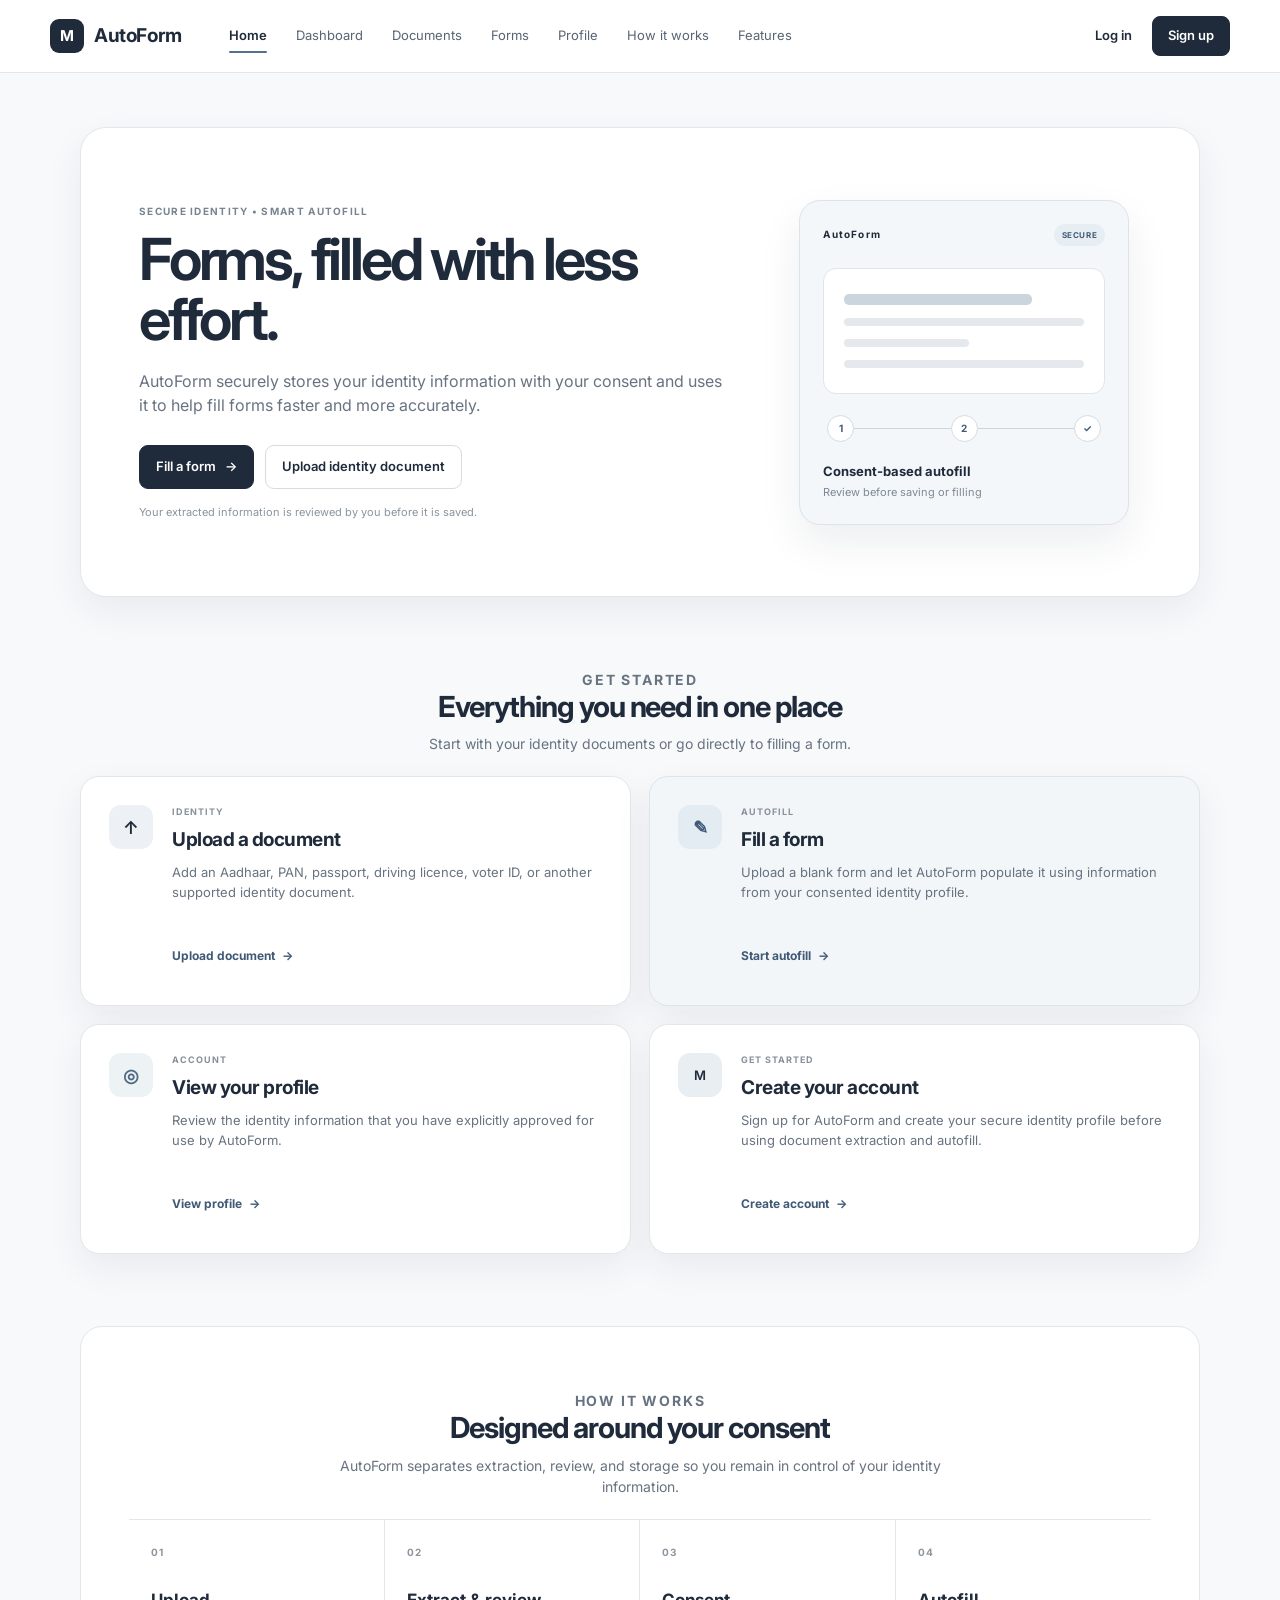
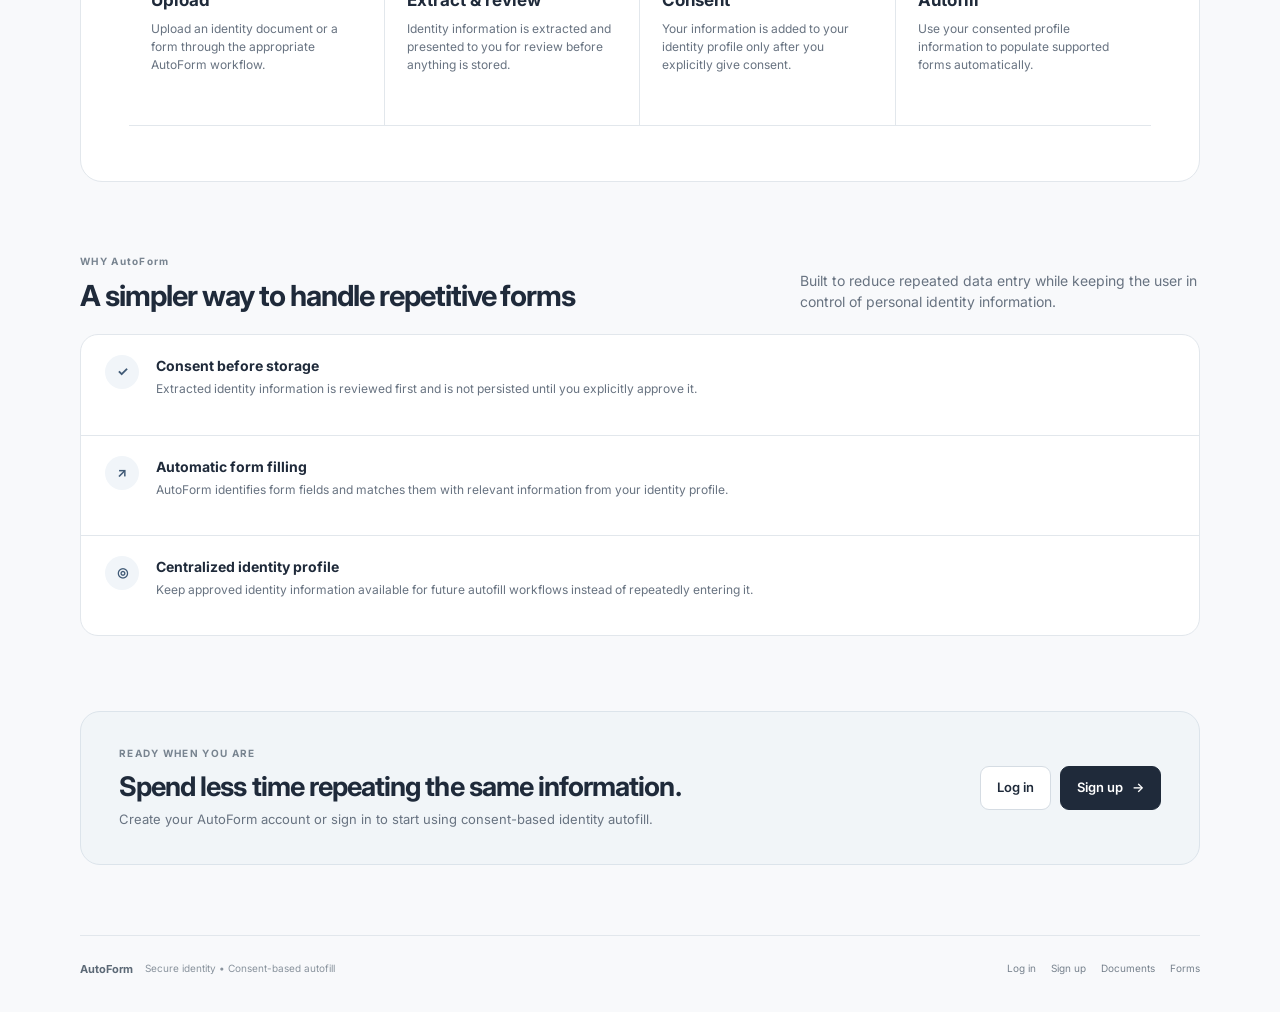
<file: frontend/index.html>
<!DOCTYPE html>
<html lang="en">
<head>
  <meta charset="UTF-8">
  <meta name="viewport" content="width=device-width, initial-scale=1.0">
  <meta name="description" content="MedForm — secure, consent-based identity autofill for medical forms.">
  <title>AutoForm — Secure Form Autofill</title>

  <link rel="preconnect" href="https://fonts.googleapis.com">
  <link rel="preconnect" href="https://fonts.gstatic.com" crossorigin>
  <link href="https://fonts.googleapis.com/css2?family=Inter:wght@400;500;600;700&display=swap" rel="stylesheet">

  <link rel="stylesheet" href="style.css">
</head>

<body>
  <header class="topbar">
    <div class="topbar-inner">

      <a class="brand" href="index.html" aria-label="MedForm home">
        <span class="brand-mark">M</span>
        <span>AutoForm</span>
      </a>

      <nav class="nav" aria-label="Main navigation">
        <a class="nav-link active" href="#home">Home</a>
        <a class="nav-link protected-nav-link" href="#" data-action="dashboard">Dashboard</a>
        <a class="nav-link protected-nav-link" href="#" data-action="upload">Documents</a>
        <a class="nav-link protected-nav-link" href="#" data-action="fill">Forms</a>
        <a class="nav-link protected-nav-link" href="#" data-action="profile">Profile</a>
        <a class="nav-link" href="#how-it-works">How it works</a>
        <a class="nav-link" href="#features">Features</a>
      </nav>

      <div class="auth-actions">
        <a class="login-link" href="pages/login/login.html">Log in</a>
        <a class="signup-button" href="pages/register/register.html">Sign up</a>
      </div>

    </div>
  </header>

  <main id="home" class="page">

    <!-- HERO -->
    <section class="hero">
      <div class="hero-copy">
        <p class="eyebrow">SECURE IDENTITY • SMART AUTOFILL</p>

        <h1>Forms, filled with less effort.</h1>

        <p class="hero-text">
          AutoForm securely stores your identity information with your consent
          and uses it to help fill forms faster and more accurately.
        </p>

        <div class="hero-actions">
          <button
            class="primary-cta protected-action"
            type="button"
            data-action="fill"
          >
            Fill a form
            <span>→</span>
          </button>

          <button
            class="secondary-cta protected-action"
            type="button"
            data-action="upload"
          >
            Upload identity document
          </button>
        </div>

        <p class="hero-note">
          Your extracted information is reviewed by you before it is saved.
        </p>
      </div>

      <div class="hero-visual" aria-hidden="true">
        <div class="visual-card">
          <div class="visual-card-top">
            <span class="visual-label">AutoForm</span>
            <span class="secure-badge">SECURE</span>
          </div>

          <div class="visual-document">
            <div class="document-line large"></div>
            <div class="document-line"></div>
            <div class="document-line short"></div>
            <div class="document-line"></div>
          </div>

          <div class="visual-flow">
            <span class="flow-dot">1</span>
            <span class="flow-line"></span>
            <span class="flow-dot">2</span>
            <span class="flow-line"></span>
            <span class="flow-dot">✓</span>
          </div>

          <div class="visual-caption">
            <strong>Consent-based autofill</strong>
            <span>Review before saving or filling</span>
          </div>
        </div>
      </div>
    </section>

    <!-- QUICK ACTIONS -->
    <section class="section" aria-labelledby="get-started-title">
      <div class="section-heading centered">
        <p class="eyebrow">GET STARTED</p>
        <h2 id="get-started-title">Everything you need in one place</h2>
        <p>
          Start with your identity documents or go directly to filling a
          form.
        </p>
      </div>

      <div class="action-grid">

        <article class="action-card">
          <div class="action-icon">↑</div>
          <div>
            <span class="card-kicker">IDENTITY</span>
            <h3>Upload a document</h3>
            <p>
              Add an Aadhaar, PAN, passport, driving licence, voter ID,
              or another supported identity document.
            </p>

            <button
              class="text-action protected-action"
              type="button"
              data-action="upload"
            >
              Upload document <span>→</span>
            </button>
          </div>
        </article>

        <article class="action-card featured-card">
          <div class="action-icon form-icon">✎</div>
          <div>
            <span class="card-kicker">AUTOFILL</span>
            <h3>Fill a form</h3>
            <p>
              Upload a blank form and let AutoForm populate it using
              information from your consented identity profile.
            </p>

            <button
              class="text-action featured-action protected-action"
              type="button"
              data-action="fill"
            >
              Start autofill <span>→</span>
            </button>
          </div>
        </article>

        <article class="action-card">
          <div class="action-icon profile-icon">◎</div>
          <div>
            <span class="card-kicker">ACCOUNT</span>
            <h3>View your profile</h3>
            <p>
              Review the identity information that you have explicitly
              approved for use by AutoForm.
            </p>

            <button
              class="text-action protected-action"
              type="button"
              data-action="profile"
            >
              View profile <span>→</span>
            </button>
          </div>
        </article>

        <article class="action-card">
          <div class="action-icon account-icon">M</div>
          <div>
            <span class="card-kicker">GET STARTED</span>
            <h3>Create your account</h3>
            <p>
              Sign up for AutoForm and create your secure identity profile
              before using document extraction and autofill.
            </p>

            <a class="text-action" href="pages/register/register.html">
              Create account <span>→</span>
            </a>
          </div>
        </article>

      </div>
    </section>

    <!-- HOW IT WORKS -->
    <section id="how-it-works" class="section process-section">
      <div class="section-heading centered">
        <p class="eyebrow">HOW IT WORKS</p>
        <h2>Designed around your consent</h2>
        <p>
          AutoForm separates extraction, review, and storage so you remain
          in control of your identity information.
        </p>
      </div>

      <div class="process-grid">
        <article class="process-card">
          <span class="process-number">01</span>
          <h3>Upload</h3>
          <p>
            Upload an identity document or a form through the
            appropriate AutoForm workflow.
          </p>
        </article>

        <article class="process-card">
          <span class="process-number">02</span>
          <h3>Extract & review</h3>
          <p>
            Identity information is extracted and presented to you for
            review before anything is stored.
          </p>
        </article>

        <article class="process-card">
          <span class="process-number">03</span>
          <h3>Consent</h3>
          <p>
            Your information is added to your identity profile only after
            you explicitly give consent.
          </p>
        </article>

        <article class="process-card">
          <span class="process-number">04</span>
          <h3>Autofill</h3>
          <p>
            Use your consented profile information to populate supported
            forms automatically.
          </p>
        </article>
      </div>
    </section>

    <!-- FEATURES -->
    <section id="features" class="section features-section">
      <div class="section-heading">
        <div>
          <p class="eyebrow">WHY AutoForm</p>
          <h2>A simpler way to handle repetitive forms</h2>
        </div>

        <p class="section-side-text">
          Built to reduce repeated data entry while keeping the user in
          control of personal identity information.
        </p>
      </div>

      <div class="feature-list">
        <div class="feature-row">
          <span class="feature-icon">✓</span>
          <div>
            <strong>Consent before storage</strong>
            <p>
              Extracted identity information is reviewed first and is not
              persisted until you explicitly approve it.
            </p>
          </div>
        </div>

        <div class="feature-row">
          <span class="feature-icon">↗</span>
          <div>
            <strong>Automatic form filling</strong>
            <p>
              AutoForm identifies form fields and matches them with relevant
              information from your identity profile.
            </p>
          </div>
        </div>

        <div class="feature-row">
          <span class="feature-icon">◎</span>
          <div>
            <strong>Centralized identity profile</strong>
            <p>
              Keep approved identity information available for future
              autofill workflows instead of repeatedly entering it.
            </p>
          </div>
        </div>
      </div>
    </section>

    <!-- FINAL CTA -->
    <section class="final-cta">
      <div>
        <p class="eyebrow">READY WHEN YOU ARE</p>
        <h2>Spend less time repeating the same information.</h2>
        <p>
          Create your AutoForm account or sign in to start using
          consent-based identity autofill.
        </p>
      </div>

      <div class="final-actions">
        <a class="secondary-cta" href="pages/login/login.html">Log in</a>
        <a class="primary-cta link-button" href="pages/register/register.html">
          Sign up
          <span>→</span>
        </a>
      </div>
    </section>

  </main>

  <footer>
    <div>
      <strong>AutoForm</strong>
      <span>Secure identity • Consent-based autofill</span>
    </div>

    <div class="footer-links">
      <a href="pages/login/login.html">Log in</a>
      <a href="pages/register/register.html">Sign up</a>
      <button class="footer-protected" type="button" data-action="upload">
        Documents
      </button>
      <button class="footer-protected" type="button" data-action="fill">
        Forms
      </button>
    </div>
  </footer>

  <div class="toast" id="toast" role="status" aria-live="polite"></div>

  <script src="js/auth.js"></script>
  <script src="script.js"></script>
</body>
</html>
</file>
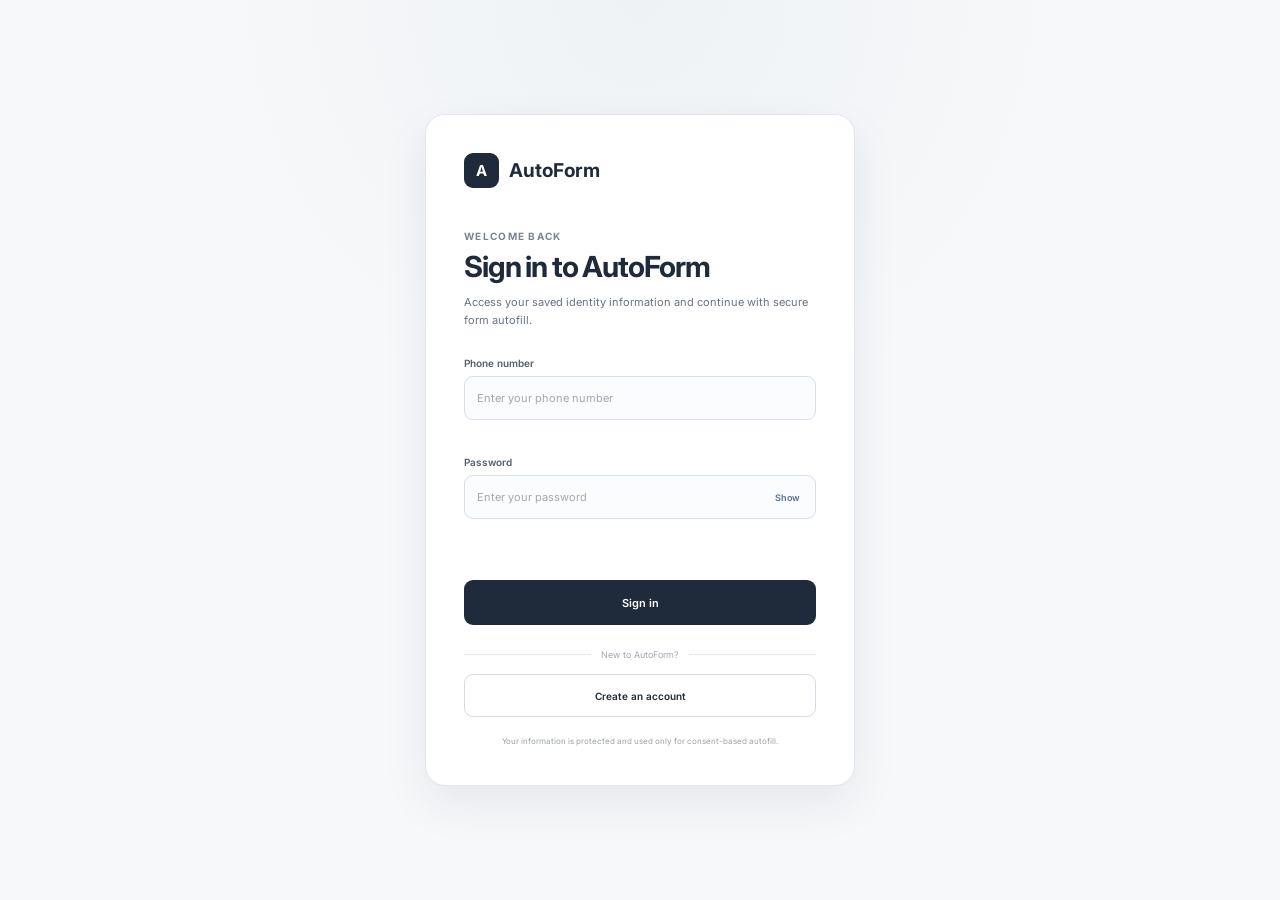
<file: frontend/pages/autofill/autofill.html>
<!DOCTYPE html>
<html lang="en">
<head>
  <meta charset="UTF-8">
  <meta name="viewport" content="width=device-width, initial-scale=1.0">
  <title>AutoForm — Autofill Form</title>
  <link rel="preconnect" href="https://fonts.googleapis.com">
  <link rel="preconnect" href="https://fonts.gstatic.com" crossorigin>
  <link href="https://fonts.googleapis.com/css2?family=Inter:wght@400;500;600;700&display=swap" rel="stylesheet">
  <link rel="stylesheet" href="autofill.css">
</head>
<body>
  <header class="topbar">
    <div class="topbar-inner">
      <a class="brand" href="../../index.html" aria-label="MedForm dashboard">
        <span class="brand-mark">A</span>
        <span>AutoForm</span>
      </a>

      <nav class="nav">
        <a href="../../index.html">Dashboard</a>
        <a href="../upload/upload.html">Documents</a>
        <a class="active" href="autofill.html">Forms</a>
        <a href="../profile/profile.html">Profile</a>
      </nav>

      <div class="user-area">
        <span>Welcome</span>
        <button class="avatar" type="button">M</button>
      </div>
    </div>
  </header>

  <main class="page">
    <section class="page-heading">
      <div>
        <p class="eyebrow">FORM AUTOFILL</p>
        <h1>Fill a medical form</h1>
        <p>Upload a blank form and AutoForm will use your consented profile information to fill it automatically.</p>
      </div>
    </section>

    <section class="workflow-card">
      <div class="steps">
        <div class="step active" id="stepUpload">
          <span>1</span>
          <div>
            <strong>Upload</strong>
            <small>Select your form</small>
          </div>
        </div>

        <div class="step-line"></div>

        <div class="step" id="stepProcess">
          <span>2</span>
          <div>
            <strong>Process</strong>
            <small>Autofill in progress</small>
          </div>
        </div>

        <div class="step-line"></div>

        <div class="step" id="stepResult">
          <span>3</span>
          <div>
            <strong>Complete</strong>
            <small>Review your form</small>
          </div>
        </div>
      </div>

      <div class="upload-view" id="uploadView">
        <div class="section-intro">
          <p class="eyebrow">STEP 1</p>
          <h2>Upload your form</h2>
          <p>Choose an image or PDF of the medical form you want to autofill.</p>
        </div>

        <div class="drop-zone" id="dropZone">
          <input
            type="file"
            id="fileInput"
            accept=".pdf,.png,.jpg,.jpeg"
          >

          <div class="upload-icon">↑</div>
          <h3>Drop your form here</h3>
          <p>or choose a file from your device</p>

          <button class="choose-button" id="chooseButton" type="button">
            Choose form
          </button>

          <span class="file-types">PDF, JPG, JPEG or PNG · Maximum 10 MB</span>
        </div>

        <div class="selected-file" id="selectedFile" hidden>
          <div class="file-icon" id="fileIcon">PDF</div>
          <div class="file-details">
            <strong id="fileName">form.pdf</strong>
            <span id="fileSize">2.4 MB</span>
          </div>
          <button class="remove-button" id="removeButton" type="button">Remove</button>
        </div>

        <div class="consent-note">
          <span class="note-icon">✓</span>
          <div>
            <strong>Your profile will be used</strong>
            <p>Only information already available in your consented identity profile will be used for autofill.</p>
          </div>
        </div>

        <button class="start-button" id="startButton" type="button" disabled>
          <span>Start autofill</span>
          <span>→</span>
        </button>
      </div>

      <div class="processing-view" id="processingView" hidden>
        <div class="loader-wrap">
          <div class="loader"></div>
        </div>

        <p class="eyebrow">PROCESSING DOCUMENT</p>
        <h2>We're filling your form</h2>
        <p class="processing-text">Please wait while AutoForm reads the form and matches it with your profile information.</p>

        <div class="progress-box">
          <div class="progress-header">
            <span id="processingStatus">Reading document...</span>
            <span id="progressPercent">0%</span>
          </div>
          <div class="progress-track">
            <div class="progress-bar" id="progressBar"></div>
          </div>
        </div>

        <div class="processing-list">
          <div class="processing-item" id="process1">
            <span class="process-check">✓</span>
            <span>Reading document structure</span>
          </div>
          <div class="processing-item" id="process2">
            <span class="process-check">✓</span>
            <span>Detecting form fields</span>
          </div>
          <div class="processing-item" id="process3">
            <span class="process-check">✓</span>
            <span>Matching profile information</span>
          </div>
          <div class="processing-item" id="process4">
            <span class="process-check">✓</span>
            <span>Generating completed form</span>
          </div>
        </div>
      </div>

      <div class="result-view" id="resultView" hidden>
        <div class="result-icon">✓</div>
        <p class="eyebrow">AUTOFILL COMPLETE</p>
        <h2>Your form is ready</h2>
        <p class="result-text">AutoForm successfully processed your document using your consented profile information.</p>

        <div class="result-file">
          <div class="file-icon">PDF</div>
          <div>
            <strong id="resultFileName">Completed form.pdf</strong>
            <span>Ready for review</span>
          </div>
        </div>

        <div class="result-actions">
          <button class="secondary-button" id="newFormButton" type="button">Fill another form</button>
          <button class="download-button" id="downloadButton" type="button">Download form <span>↓</span></button>
        </div>

        <div class="review-note">
          <span>i</span>
          <p>Please review the completed form before submitting it.</p>
        </div>
      </div>
    </section>
  </main>

  <footer>
    <span>AutoForm</span>
    <span>Secure identity • Consent-based autofill</span>
  </footer>

  <div class="toast" id="toast" role="status" aria-live="polite"></div>

  <script src="../../js/auth.js"></script>
  <script src="autofill.js"></script>
</body>
</html>
</file>
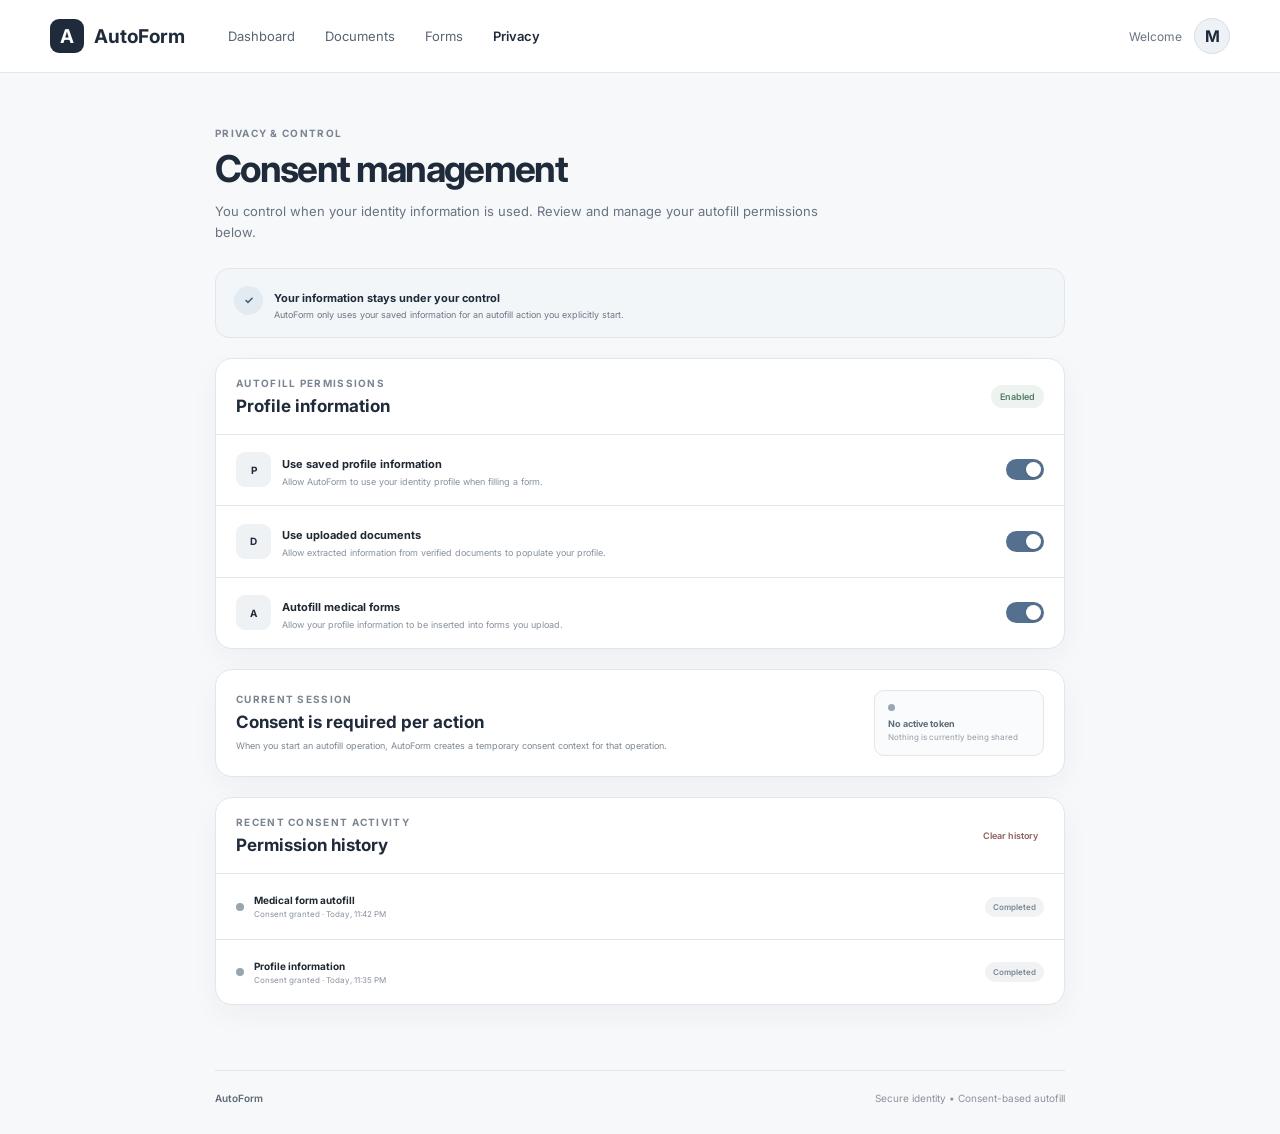
<file: frontend/pages/consent/consent.html>
<!doctype html>
<html lang="en">
  <head>
    <meta charset="UTF-8" />
    <meta name="viewport" content="width=device-width,initial-scale=1.0" />
    <title>MedForm — Consent</title>
    <link rel="preconnect" href="https://fonts.googleapis.com" />
    <link rel="preconnect" href="https://fonts.gstatic.com" crossorigin />
    <link
      href="https://fonts.googleapis.com/css2?family=Inter:wght@400;500;600;700&display=swap"
      rel="stylesheet"
    />
    <link rel="stylesheet" href="consent.css" />
  </head>
  <body>
    <header class="topbar">
      <div class="topbar-inner">
        <a class="brand" href="../../index.html"
          ><span class="brand-mark">A</span><span>AutoForm</span></a
        >
        <nav class="nav">
          <a href="../dashboard/dashboard.html">Dashboard</a
          ><a href="../documents/documents.html">Documents</a
          ><a href="../autofill/autofill.html">Forms</a
          ><a class="active" href="consent.html">Privacy</a>
        </nav>
        <div class="user-area">
          <span>Welcome</span
          ><button class="avatar">M</button>
        </div>
      </div>
    </header>
    <main class="page">
      <section class="heading">
        <p class="eyebrow">PRIVACY & CONTROL</p>
        <h1>Consent management</h1>
        <p>
          You control when your identity information is used. Review and manage
          your autofill permissions below.
        </p>
      </section>
      <section class="notice">
        <div class="notice-icon">✓</div>
        <div>
          <strong>Your information stays under your control</strong>
          <p>
            AutoForm only uses your saved information for an autofill action you
            explicitly start.
          </p>
        </div>
      </section>
      <section class="consent-card">
        <div class="card-head">
          <div>
            <p class="eyebrow">AUTOFILL PERMISSIONS</p>
            <h2>Profile information</h2>
          </div>
          <span class="enabled">Enabled</span>
        </div>
        <div class="permission">
          <div class="permission-icon">P</div>
          <div class="permission-text">
            <strong>Use saved profile information</strong>
            <p>
              Allow AutoForm to use your identity profile when filling a form.
            </p>
          </div>
          <label class="switch"
            ><input type="checkbox" checked /><span></span
          ></label>
        </div>
        <div class="permission">
          <div class="permission-icon">D</div>
          <div class="permission-text">
            <strong>Use uploaded documents</strong>
            <p>
              Allow extracted information from verified documents to populate
              your profile.
            </p>
          </div>
          <label class="switch"
            ><input type="checkbox" checked /><span></span
          ></label>
        </div>
        <div class="permission">
          <div class="permission-icon">A</div>
          <div class="permission-text">
            <strong>Autofill medical forms</strong>
            <p>
              Allow your profile information to be inserted into forms you
              upload.
            </p>
          </div>
          <label class="switch"
            ><input type="checkbox" checked /><span></span
          ></label>
        </div>
      </section>
      <section class="token-card">
        <div>
          <p class="eyebrow">CURRENT SESSION</p>
          <h2>Consent is required per action</h2>
          <p>
            When you start an autofill operation, AutoForm creates a temporary
            consent context for that operation.
          </p>
        </div>
        <div class="token-status">
          <span class="dot"></span><strong>No active token</strong
          ><small>Nothing is currently being shared</small>
        </div>
      </section>
      <section class="history">
        <div class="history-head">
          <div>
            <p class="eyebrow">RECENT CONSENT ACTIVITY</p>
            <h2>Permission history</h2>
          </div>
          <button id="clearButton">Clear history</button>
        </div>
        <div class="history-row">
          <span class="history-dot"></span>
          <div>
            <strong>Medical form autofill</strong
            ><small>Consent granted · Today, 11:42 PM</small>
          </div>
          <span class="revoked">Completed</span>
        </div>
        <div class="history-row">
          <span class="history-dot"></span>
          <div>
            <strong>Profile information</strong
            ><small>Consent granted · Today, 11:35 PM</small>
          </div>
          <span class="revoked">Completed</span>
        </div>
      </section>
    </main>
    <footer>
      <span>AutoForm</span><span>Secure identity • Consent-based autofill</span>
    </footer>
    <div class="toast" id="toast"></div>
    <script src="consent.js"></script>
  </body>
</html>
</file>
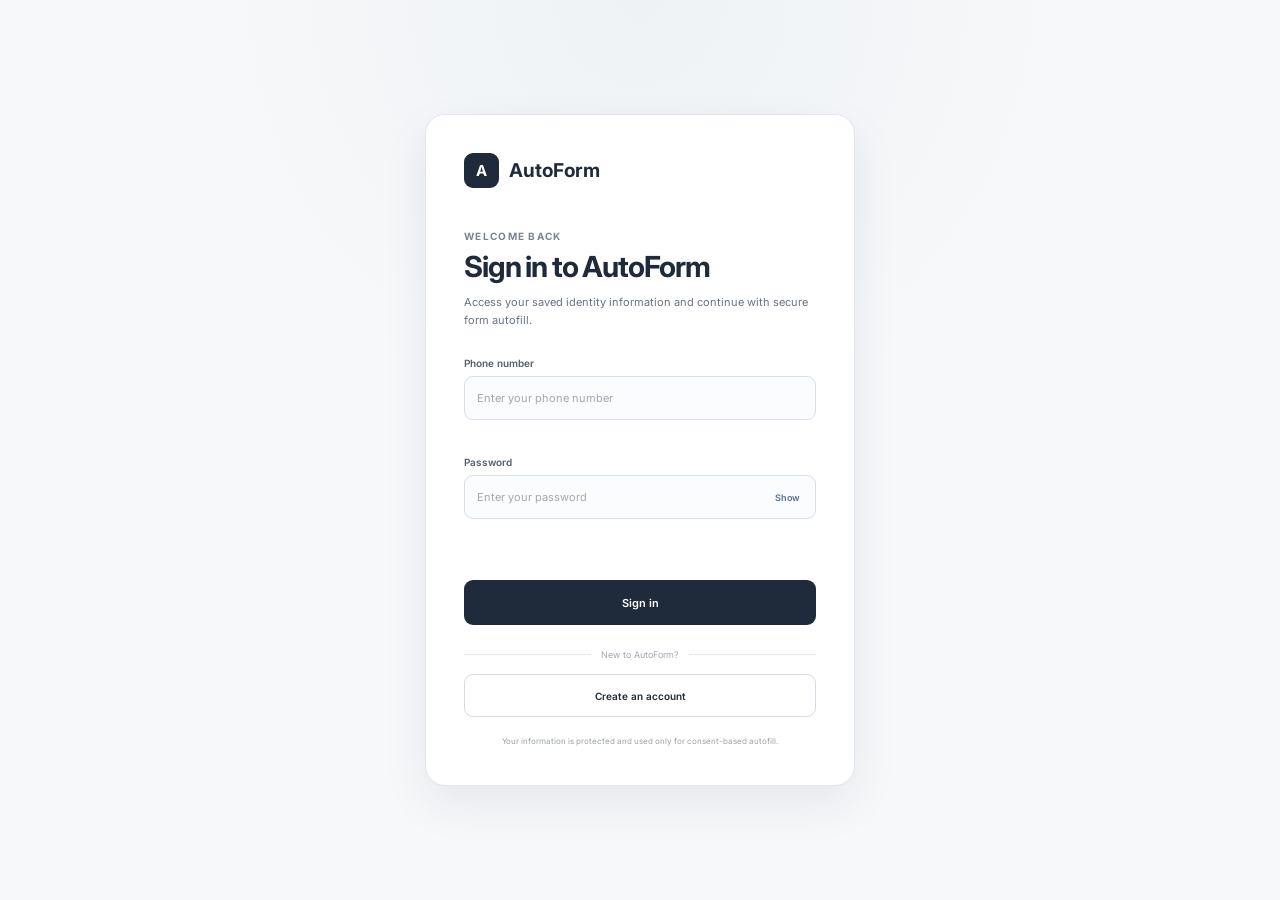
<file: frontend/pages/dashboard/dashboard.html>
<!DOCTYPE html>
<html lang="en">
<head>
    <meta charset="UTF-8">
    <meta name="viewport" content="width=device-width, initial-scale=1.0">

    <title>AutoForm — Dashboard</title>

    <link rel="preconnect" href="https://fonts.googleapis.com">
    <link rel="preconnect" href="https://fonts.gstatic.com" crossorigin>
    <link
        href="https://fonts.googleapis.com/css2?family=Inter:wght@400;500;600;700&display=swap"
        rel="stylesheet"
    >

    <link rel="stylesheet" href="dashboard.css">
</head>

<body>

<header class="topbar">
    <div class="topbar-inner">

        <a class="brand" href="dashboard.html">
            <span class="brand-mark">A</span>
            <span>AutoForm</span>
        </a>

        <nav class="nav">
            <a class="active" href="dashboard.html">Dashboard</a>
            <a href="../documents/documents.html">Documents</a>
            <a href="../autofill/autofill.html">Forms</a>
            <a href="../profile/profile.html">Profile</a>
        </nav>

        <div class="user-area">
            <span id="welcomeUser">Welcome</span>

            <button
                class="avatar"
                id="avatarButton"
                type="button"
            >
                M
            </button>

            <div
                class="user-menu"
                id="userMenu"
                hidden
            >
                <a href="../profile/profile.html">
                    Profile
                </a>

                <button id="logoutButton" type="button">
                    Sign out
                </button>
            </div>
        </div>

    </div>
</header>

<main class="page">

    <section class="hero">

        <div>
            <p class="eyebrow">PERSONAL DASHBOARD</p>

            <h1 id="greeting">
                Welcome back
            </h1>

            <p>
                Manage your identity information and securely
                autofill structured forms using your saved data.
            </p>
        </div>

        <div class="hero-status">
            <span class="status-dot"></span>
            <span>Account active</span>
        </div>

    </section>

    <section class="quick-actions">

        <a
            class="action-card primary-action"
            href="../upload/upload.html"
        >
            <div class="action-icon">↑</div>

            <div>
                <h2>Upload document</h2>
                <p>
                    Add an identity document and extract
                    your information.
                </p>
            </div>

            <span class="arrow">→</span>
        </a>

        <a
            class="action-card"
            href="../autofill/autofill.html"
        >
            <div class="action-icon">□</div>

            <div>
                <h2>Autofill a form</h2>
                <p>
                    Upload a form and fill it using your
                    saved profile.
                </p>
            </div>

            <span class="arrow">→</span>
        </a>

    </section>

    <section class="content-grid">

        <div class="main-column">

            <div class="section-heading">
                <div>
                    <p class="eyebrow">IDENTITY PROFILE</p>
                    <h2>Your information</h2>
                </div>

                <a href="../profile/profile.html">
                    View profile →
                </a>
            </div>

            <section class="profile-card">

                <div class="profile-header">
                    <div class="profile-avatar" id="profileAvatar">
                        M
                    </div>

                    <div>
                        <h3 id="profileName">
                            Identity profile
                        </h3>

                        <p>
                            Information available for
                            consent-based autofill
                        </p>
                    </div>
                </div>

                <div class="profile-fields">

                    <div class="profile-field">
                        <span>Phone</span>
                        <strong id="profilePhone">
                            —
                        </strong>
                    </div>

                    <div class="profile-field">
                        <span>Email</span>
                        <strong id="profileEmail">
                            —
                        </strong>
                    </div>

                    <div class="profile-field">
                        <span>Date of birth</span>
                        <strong id="profileDob">
                            —
                        </strong>
                    </div>

                    <div class="profile-field">
                        <span>Address</span>
                        <strong id="profileAddress">
                            —
                        </strong>
                    </div>

                </div>

                <div class="profile-footer">
                    <span>
                        Profile data is used only when
                        you initiate autofill.
                    </span>

                    <a href="../profile/profile.html">
                        Edit information
                    </a>
                </div>

            </section>

        </div>

        <aside class="side-column">

            <div class="section-heading compact">
                <div>
                    <p class="eyebrow">OVERVIEW</p>
                    <h2>Activity</h2>
                </div>
            </div>

            <section class="stats-card">

                <div class="stat">
                    <div class="stat-icon">ID</div>

                    <div>
                        <span>Documents</span>
                        <strong id="documentCount">—</strong>
                    </div>
                </div>

                <div class="stat">
                    <div class="stat-icon">✓</div>

                    <div>
                        <span>Profile fields</span>
                        <strong id="profileFieldCount">—</strong>
                    </div>
                </div>

                <div class="stat">
                    <div class="stat-icon">□</div>

                    <div>
                        <span>Forms filled</span>
                        <strong id="formsFilledCount">0</strong>
                    </div>
                </div>

            </section>

            <section class="security-card">

                <div class="security-icon">✓</div>

                <div>
                    <p class="eyebrow">SECURITY</p>

                    <h3>
                        Your data is protected
                    </h3>

                    <p>
                        Autofill only happens when you
                        explicitly start the process.
                    </p>
                </div>

            </section>

        </aside>

    </section>

</main>

<footer>
    <span>AutoForm</span>
    <span>Secure identity • Consent-based autofill</span>
</footer>

<script src="../../js/api.js"></script>
<script src="../../js/auth.js"></script>
<script src="dashboard.js"></script>

</body>
</html>
</file>
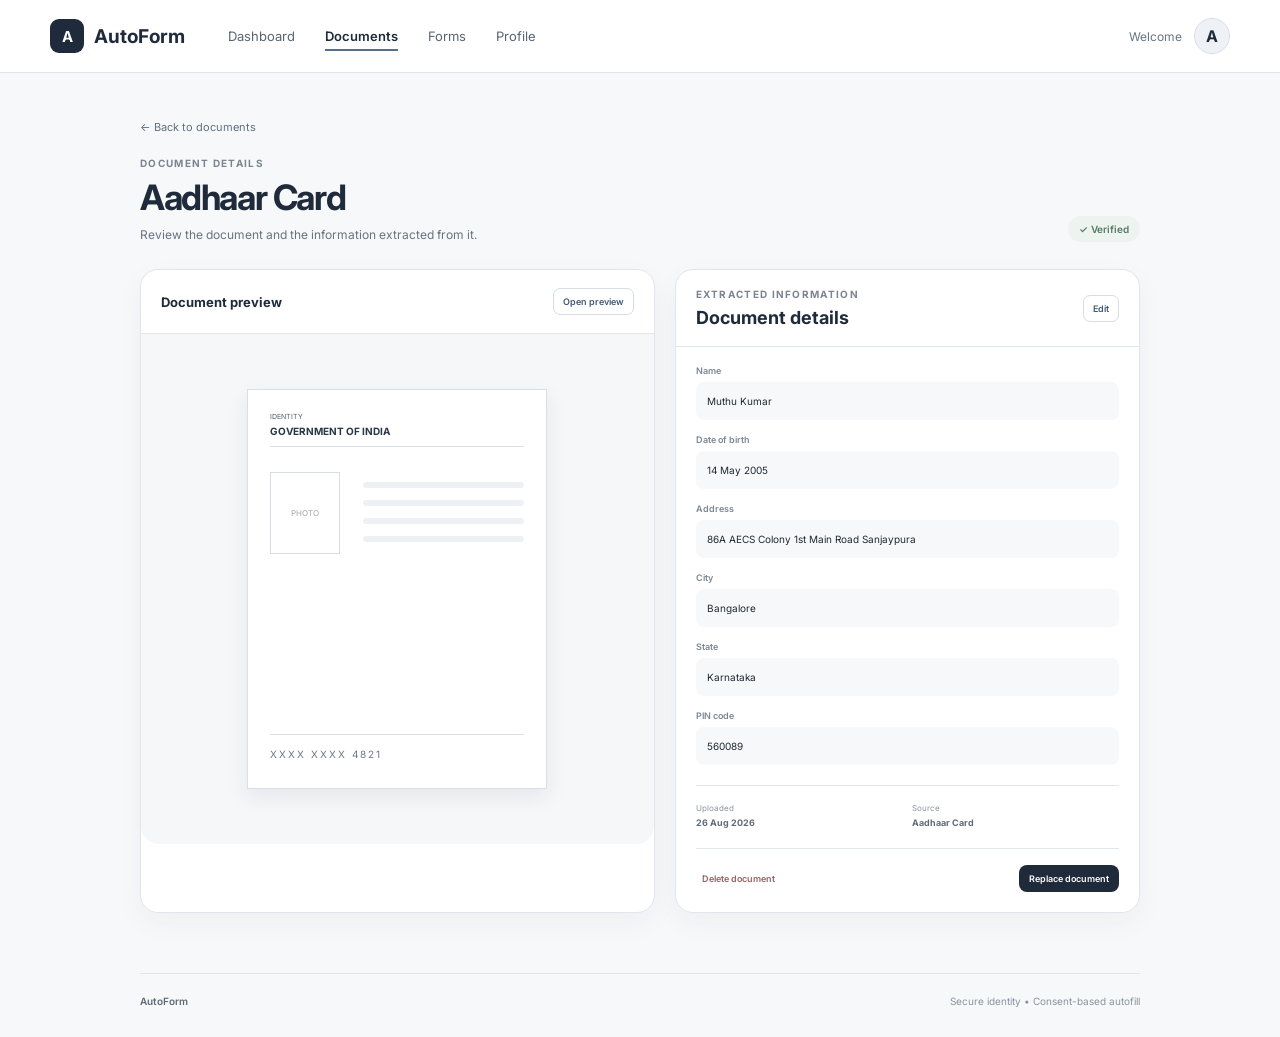
<file: frontend/pages/document_view/document-view.html>
<!doctype html>
<html lang="en">
  <head>
    <meta charset="UTF-8" />
    <meta name="viewport" content="width=device-width,initial-scale=1.0" />
    <title>AutoForm — Document</title>
    <link rel="preconnect" href="https://fonts.googleapis.com" />
    <link rel="preconnect" href="https://fonts.gstatic.com" crossorigin />
    <link
      href="https://fonts.googleapis.com/css2?family=Inter:wght@400;500;600;700&display=swap"
      rel="stylesheet"
    />
    <link rel="stylesheet" href="document-view.css" />
  </head>
  <body>
    <header class="topbar">
      <div class="topbar-inner">
        <a class="brand" href="../../index.html"
          ><span class="brand-mark">A</span><span>AutoForm</span></a
        >
        <nav class="nav">
          <a href="../dashboard/dashboard.html">Dashboard</a
          ><a class="active" href="../documents/documents.html">Documents</a
          ><a href="../autofill/autofill.html">Forms</a
          ><a href="../profile/profile.html">Profile</a>
        </nav>
        <div class="user-area">
          <span>Welcome</span
          ><button class="avatar">A</button>
        </div>
      </div>
    </header>
    <main class="page">
      <a class="back" href="../documents/documents.html">← Back to documents</a>
      <section class="heading">
        <div>
          <p class="eyebrow">DOCUMENT DETAILS</p>
          <h1 id="title">Aadhaar Card</h1>
          <p>Review the document and the information extracted from it.</p>
        </div>
        <span class="verified">✓ Verified</span>
      </section>
      <div class="layout">
        <section class="preview-card">
          <div class="preview-toolbar">
            <strong>Document preview</strong
            ><button id="previewButton">Open preview</button>
          </div>
          <div class="document-preview">
            <div class="fake-document">
              <div class="fake-header">
                <span>IDENTITY</span><strong>GOVERNMENT OF INDIA</strong>
              </div>
              <div class="fake-photo">PHOTO</div>
              <div class="fake-lines"><i></i><i></i><i></i><i></i></div>
              <div class="fake-number">XXXX XXXX 4821</div>
            </div>
          </div>
        </section>
        <section class="details-card">
          <div class="card-title">
            <div>
              <p class="eyebrow">EXTRACTED INFORMATION</p>
              <h2>Document details</h2>
            </div>
            <button id="editButton">Edit</button>
          </div>
          <div class="field">
            <label>Name</label><input value="Muthu Kumar" disabled />
          </div>
          <div class="field">
            <label>Date of birth</label><input value="14 May 2005" disabled />
          </div>
          <div class="field">
            <label>Address</label
            ><input value="86A AECS Colony 1st Main Road Sanjaypura" disabled />
          </div>
          <div class="field">
            <label>City</label><input value="Bangalore" disabled />
          </div>
          <div class="field">
            <label>State</label><input value="Karnataka" disabled />
          </div>
          <div class="field">
            <label>PIN code</label><input value="560089" disabled />
          </div>
          <div class="meta">
            <div><span>Uploaded</span><strong>26 Aug 2026</strong></div>
            <div><span>Source</span><strong>Aadhaar Card</strong></div>
          </div>
          <div class="actions">
            <button class="delete" id="deleteButton">Delete document</button
            ><a href="../upload/upload.html">Replace document</a>
          </div>
        </section>
      </div>
    </main>
    <footer>
      <span>AutoForm</span><span>Secure identity • Consent-based autofill</span>
    </footer>
    <div class="toast" id="toast"></div>
    <script src="document-view.js"></script>
  </body>
</html>
</file>
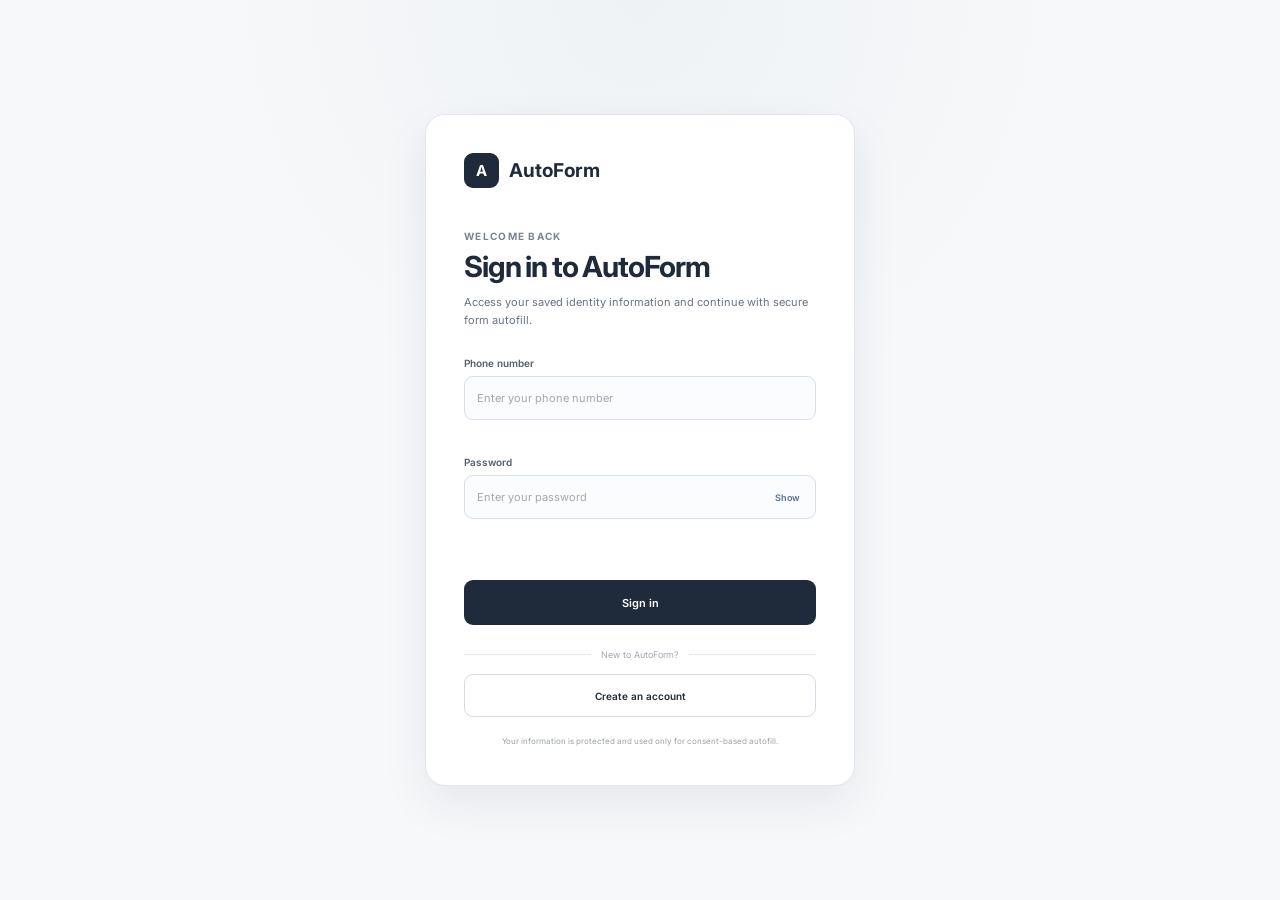
<file: frontend/pages/documents/documents.html>
<!DOCTYPE html>
<html lang="en">
<head>
    <meta charset="UTF-8">
    <meta name="viewport" content="width=device-width, initial-scale=1.0">
    <title>AutoForm — Documents</title>

    <link rel="preconnect" href="https://fonts.googleapis.com">
    <link rel="preconnect" href="https://fonts.gstatic.com" crossorigin>
    <link
        href="https://fonts.googleapis.com/css2?family=Inter:wght@400;500;600;700&display=swap"
        rel="stylesheet"
    >

    <link rel="stylesheet" href="documents.css">
</head>

<body>

<header class="topbar">
    <div class="topbar-inner">

        <a class="brand" href="../../index.html">
            <span class="brand-mark">A</span>
            <span>AutoForm</span>
        </a>

        <nav class="nav">
            <a href="../dashboard/dashboard.html">Dashboard</a>
            <a class="active" href="documents.html">Documents</a>
            <a href="../autofill/autofill.html">Forms</a>
            <a href="../profile/profile.html">Profile</a>
        </nav>

        <div class="user-area">
            <span>Welcome, <strong>Muthu</strong></span>
            <button class="avatar" type="button">M</button>
        </div>

    </div>
</header>

<main class="page">

    <section class="heading-row">
        <div>
            <p class="eyebrow">IDENTITY PROFILE</p>

            <h1>Your documents</h1>

            <p>
                View the documents that have been processed
                and added to your identity profile.
            </p>
        </div>

        <a
            class="add-button"
            href="../upload/upload.html"
        >
            + Add document
        </a>
    </section>

    <section class="notice">
        <span>i</span>

        <div>
            <strong>Document list endpoint not connected yet</strong>

            <p>
                Your current FastAPI document router exposes the
                extraction endpoint. Once a GET documents endpoint
                is added, this page will load the user's documents
                dynamically.
            </p>
        </div>
    </section>

    <section class="empty-card">
        <div class="empty-icon">ID</div>

        <h2>Your documents will appear here</h2>

        <p>
            Upload an identity document to extract and save
            information to your profile.
        </p>

        <a
            class="primary-link"
            href="../upload/upload.html"
        >
            Upload a document
        </a>
    </section>

</main>

<footer>
    <span>AutoForm</span>
    <span>Secure identity • Consent-based extraction</span>
</footer>

<script src="../../js/auth.js"></script>
<script src="documents.js"></script>

</body>
</html>
</file>
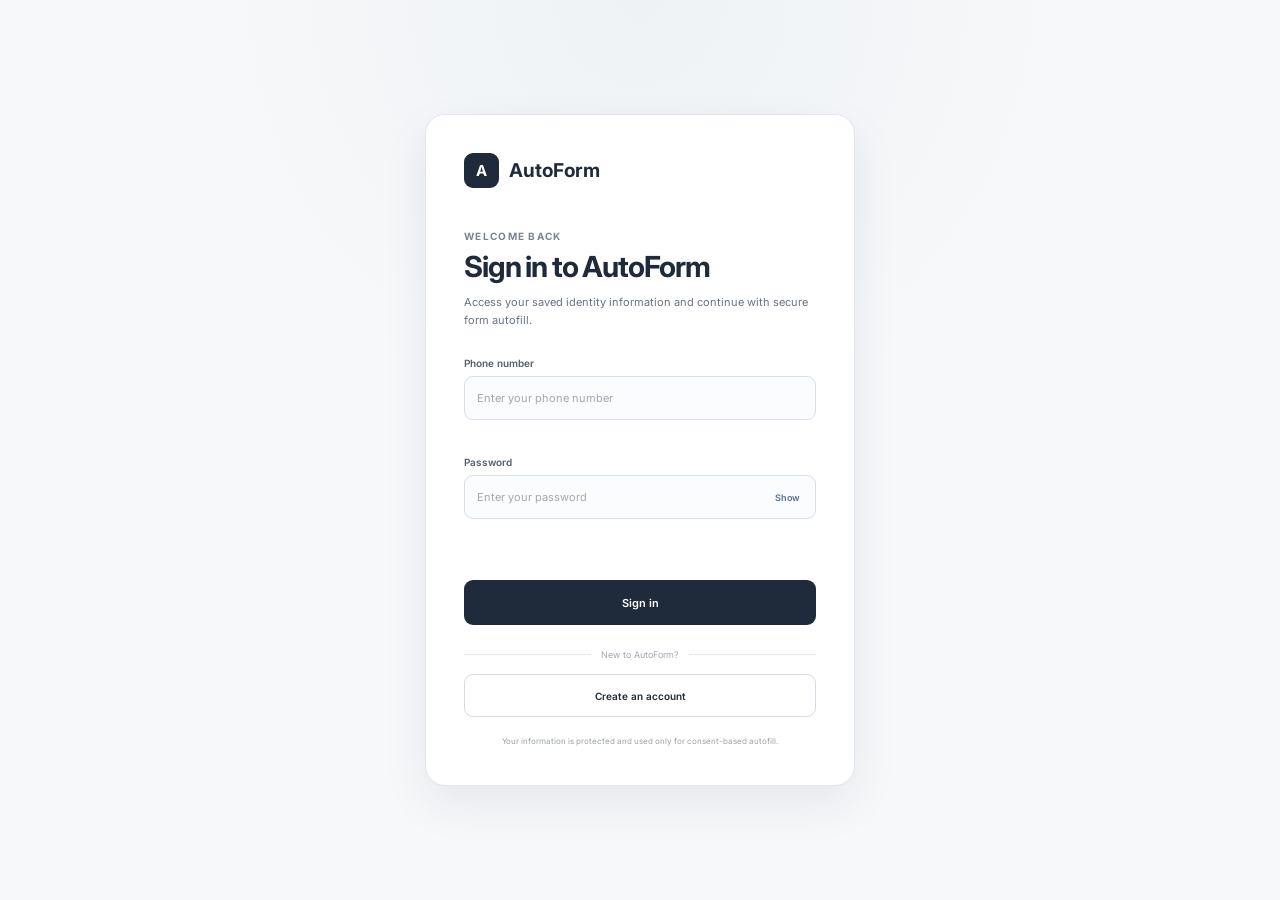
<file: frontend/pages/login/login.html>
<!DOCTYPE html>
<html lang="en">
<head>
    <meta charset="UTF-8">
    <meta name="viewport" content="width=device-width, initial-scale=1.0">

    <title>AutoForm — Login</title>

    <link rel="preconnect" href="https://fonts.googleapis.com">
    <link rel="preconnect" href="https://fonts.gstatic.com" crossorigin>
    <link
        href="https://fonts.googleapis.com/css2?family=Inter:wght@400;500;600;700&display=swap"
        rel="stylesheet"
    >

    <link rel="stylesheet" href="login.css">
</head>

<body>

<main class="auth-page">

    <section class="auth-card">

        <a class="brand" href="../../index.html">
            <span class="brand-mark">A</span>
            <span>AutoForm</span>
        </a>

        <div class="heading">
            <p class="eyebrow">WELCOME BACK</p>

            <h1>Sign in to AutoForm</h1>

            <p>
                Access your saved identity information and continue
                with secure form autofill.
            </p>
        </div>

        <form id="loginForm" novalidate>

            <div class="field">
                <label for="phone">Phone number</label>

                <input
                    id="phone"
                    name="phone"
                    type="tel"
                    autocomplete="tel"
                    placeholder="Enter your phone number"
                    required
                >

                <small class="field-error" id="phoneError"></small>
            </div>

            <div class="field">
                <div class="label-row">
                    <label for="password">Password</label>
                </div>

                <div class="password-wrap">
                    <input
                        id="password"
                        name="password"
                        type="password"
                        autocomplete="current-password"
                        placeholder="Enter your password"
                        required
                    >

                    <button
                        class="show-password"
                        id="showPassword"
                        type="button"
                        aria-label="Show password"
                    >
                        Show
                    </button>
                </div>

                <small class="field-error" id="passwordError"></small>
            </div>

            <div
                class="form-error"
                id="formError"
                role="alert"
                aria-live="polite"
            ></div>

            <button
                class="primary-button"
                id="loginButton"
                type="submit"
            >
                <span id="loginButtonText">Sign in</span>
                <span id="loginSpinner" class="spinner" hidden></span>
            </button>

        </form>

        <div class="divider">
            <span>New to AutoForm?</span>
        </div>

        <a class="secondary-button" href="../register/register.html">
            Create an account
        </a>

        <p class="privacy-note">
            Your information is protected and used only for
            consent-based autofill.
        </p>

    </section>

</main>

<script src="../../js/api.js"></script>
<script src="../../js/auth.js"></script>
<script src="login.js"></script>

</body>
</html>
</file>
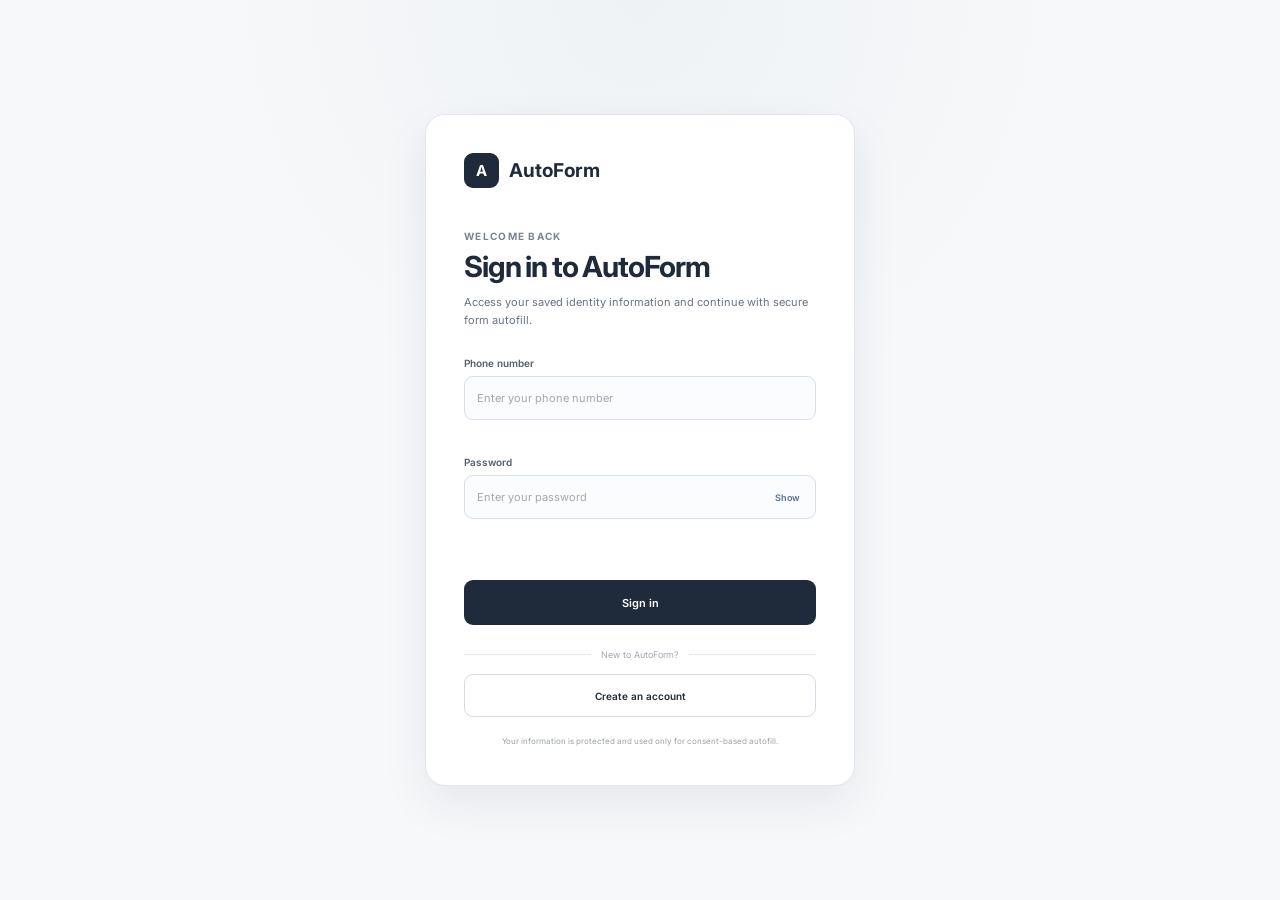
<file: frontend/pages/profile/profile.html>
<!DOCTYPE html>
<html lang="en">
<head>
    <meta charset="UTF-8">
    <meta name="viewport" content="width=device-width, initial-scale=1.0">

    <title>AutoForm — Profile</title>

    <link rel="preconnect" href="https://fonts.googleapis.com">
    <link rel="preconnect" href="https://fonts.gstatic.com" crossorigin>
    <link
        href="https://fonts.googleapis.com/css2?family=Inter:wght@400;500;600;700&display=swap"
        rel="stylesheet"
    >

    <link rel="stylesheet" href="profile.css">
</head>

<body>

<header class="topbar">
    <div class="topbar-inner">

        <a class="brand" href="../dashboard/dashboard.html">
            <span class="brand-mark">A</span>
            <span>AutoForm</span>
        </a>

        <nav class="nav">
            <a href="../dashboard/dashboard.html">Dashboard</a>
            <a href="../documents/documents.html">Documents</a>
            <a href="../autofill/autofill.html">Forms</a>
            <a class="active" href="profile.html">Profile</a>
        </nav>

        <div class="user-area">
            <button class="avatar" id="avatarButton" type="button">M</button>
        </div>

    </div>
</header>

<main class="page">

    <section class="heading-row">
        <div>
            <p class="eyebrow">IDENTITY PROFILE</p>
            <h1>Your profile</h1>
            <p>
                Review and manage the identity information saved from
                your consented documents.
            </p>
        </div>

        <div class="security-badge">
            <span>✓</span>
            Protected profile
        </div>
    </section>

    <div
        class="page-message"
        id="pageMessage"
        role="status"
        aria-live="polite"
    ></div>

    <section class="loading-card" id="loadingState">
        <div class="loader"></div>
        <strong>Loading your profile...</strong>
        <span>Decrypting and preparing your saved information.</span>
    </section>

    <section class="profile-view" id="profileView" hidden></section>

    <section class="profile-editor" id="profileEditor" hidden>
        <div class="editor-header">
            <div>
                <p class="eyebrow">EDIT PROFILE</p>
                <h2>Update your information</h2>
                <p>
                    Changes are encrypted before being stored. Leave a
                    field blank only when you want to remove its value.
                </p>
            </div>
        </div>

        <form id="profileForm" class="profile-form"></form>

        <div class="form-actions">
            <span class="save-status" id="saveStatus"></span>

            <button
                class="secondary-button"
                id="cancelButton"
                type="button"
            >
                Cancel
            </button>

            <button
                class="primary-button"
                id="saveButton"
                type="submit"
                form="profileForm"
            >
                <span id="saveButtonText">Save changes</span>
                <span id="saveSpinner" class="spinner" hidden></span>
            </button>
        </div>
    </section>

    <section class="danger-card" id="dangerCard" hidden>
        <div>
            <p class="eyebrow danger-eyebrow">DANGER ZONE</p>
            <h2>Delete identity profile</h2>
            <p>
                Permanently remove your complete saved identity profile.
                This action cannot be undone.
            </p>
        </div>

        <button
            class="danger-button"
            id="deleteProfileButton"
            type="button"
        >
            Delete entire profile
        </button>
    </section>

    <section class="empty-card" id="emptyState" hidden>
        <div class="empty-icon">ID</div>
        <h2>No profile found</h2>
        <p>
            Upload an identity document first so AutoForm can extract
            information for your profile.
        </p>
        <a class="primary-link" href="../upload/upload.html">
            Upload document
        </a>
    </section>

</main>

<div class="modal-backdrop" id="deleteModal" hidden>
    <section class="confirm-modal" role="dialog" aria-modal="true">
        <div class="modal-icon">!</div>

        <p class="eyebrow danger-eyebrow">CONFIRM DELETION</p>
        <h2 id="deleteModalTitle">Delete this information?</h2>
        <p id="deleteModalMessage">
            This information will be permanently removed from your profile.
        </p>

        <div class="modal-actions">
            <button class="secondary-button" id="modalCancelButton" type="button">
                Cancel
            </button>
            <button class="danger-button" id="modalConfirmButton" type="button">
                Delete
            </button>
        </div>
    </section>
</div>

<footer>
    <span>AutoForm</span>
    <span>Secure identity • Consent-based autofill</span>
</footer>

<script src="../../js/api.js"></script>
<script src="../../js/auth.js"></script>
<script src="profile.js"></script>

</body>
</html>
</file>
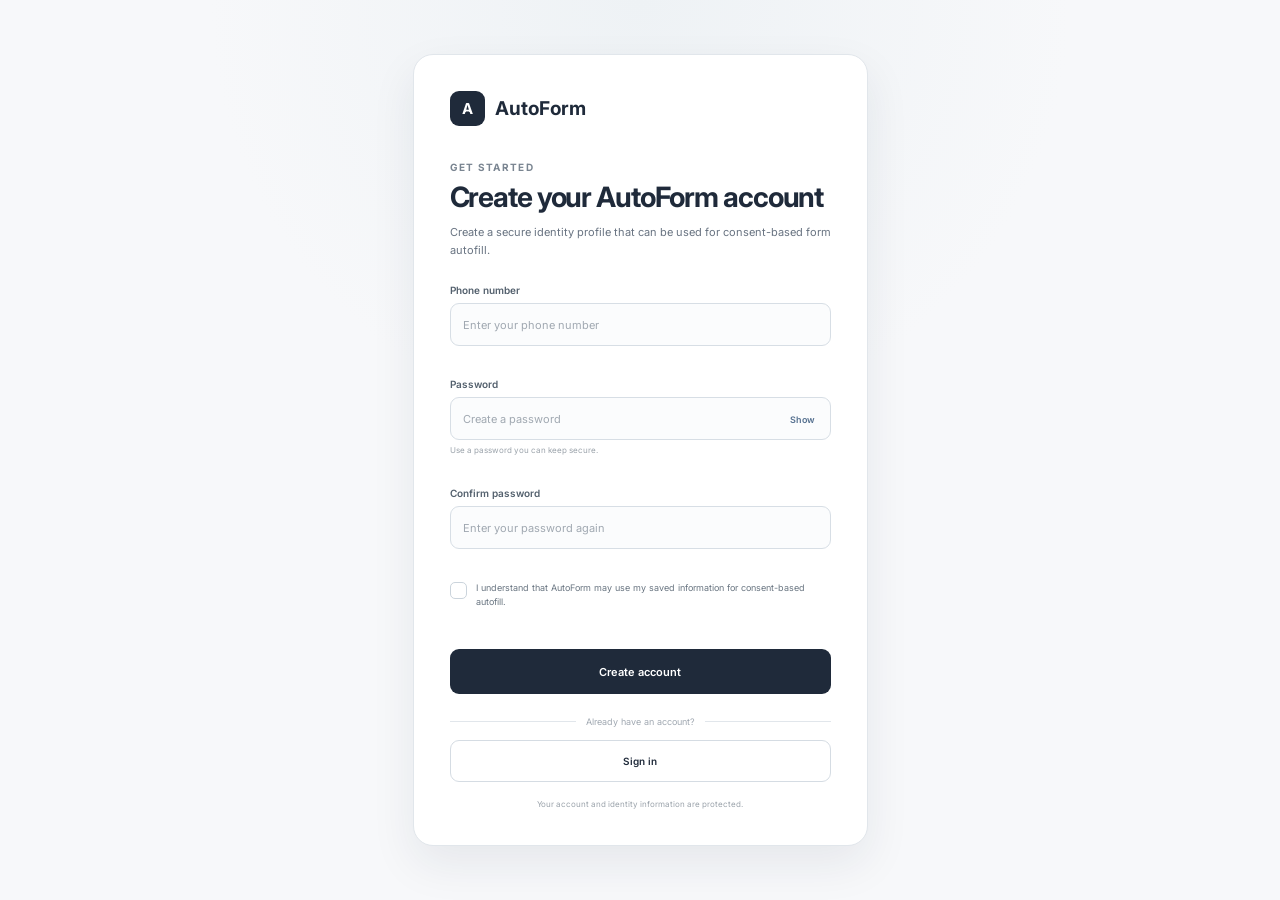
<file: frontend/pages/register/register.html>
<!DOCTYPE html>
<html lang="en">
<head>
    <meta charset="UTF-8">
    <meta name="viewport" content="width=device-width, initial-scale=1.0">

    <title>AutoForm — Register</title>

    <link rel="preconnect" href="https://fonts.googleapis.com">
    <link rel="preconnect" href="https://fonts.gstatic.com" crossorigin>
    <link
        href="https://fonts.googleapis.com/css2?family=Inter:wght@400;500;600;700&display=swap"
        rel="stylesheet"
    >

    <link rel="stylesheet" href="register.css">
</head>

<body>

<main class="auth-page">

    <section class="auth-card">

        <a class="brand" href="../../index.html">
            <span class="brand-mark">A</span>
            <span>AutoForm</span>
        </a>

        <div class="heading">
            <p class="eyebrow">GET STARTED</p>

            <h1>Create your AutoForm account</h1>

            <p>
                Create a secure identity profile that can be used
                for consent-based form autofill.
            </p>
        </div>

        <form id="registerForm" novalidate>

            <div class="field">
                <label for="phone">Phone number</label>

                <input
                    id="phone"
                    name="phone"
                    type="tel"
                    autocomplete="tel"
                    placeholder="Enter your phone number"
                    required
                >

                <small class="field-error" id="phoneError"></small>
            </div>

            <div class="field">
                <label for="password">Password</label>

                <div class="password-wrap">
                    <input
                        id="password"
                        name="password"
                        type="password"
                        autocomplete="new-password"
                        placeholder="Create a password"
                        required
                    >

                    <button
                        class="show-password"
                        id="showPassword"
                        type="button"
                    >
                        Show
                    </button>
                </div>

                <small class="password-hint">
                    Use a password you can keep secure.
                </small>

                <small class="field-error" id="passwordError"></small>
            </div>

            <div class="field">
                <label for="confirmPassword">Confirm password</label>

                <input
                    id="confirmPassword"
                    name="confirmPassword"
                    type="password"
                    autocomplete="new-password"
                    placeholder="Enter your password again"
                    required
                >

                <small
                    class="field-error"
                    id="confirmPasswordError"
                ></small>
            </div>

            <label class="consent">
                <input
                    id="consent"
                    name="consent"
                    type="checkbox"
                >

                <span class="checkmark"></span>

                <span class="consent-text">
                    I understand that AutoForm may use my saved
                    information for consent-based autofill.
                </span>
            </label>

            <small class="field-error" id="consentError"></small>

            <div
                class="form-error"
                id="formError"
                role="alert"
                aria-live="polite"
            ></div>

            <button
                class="primary-button"
                id="registerButton"
                type="submit"
            >
                <span id="registerButtonText">Create account</span>
                <span id="registerSpinner" class="spinner" hidden></span>
            </button>

        </form>

        <div class="divider">
            <span>Already have an account?</span>
        </div>

        <a class="secondary-button" href="../login/login.html">
            Sign in
        </a>

        <p class="privacy-note">
            Your account and identity information are protected.
        </p>

    </section>

</main>

<script src="../../js/api.js"></script>
<script src="../../js/auth.js"></script>
<script src="register.js"></script>

</body>
</html>
</file>
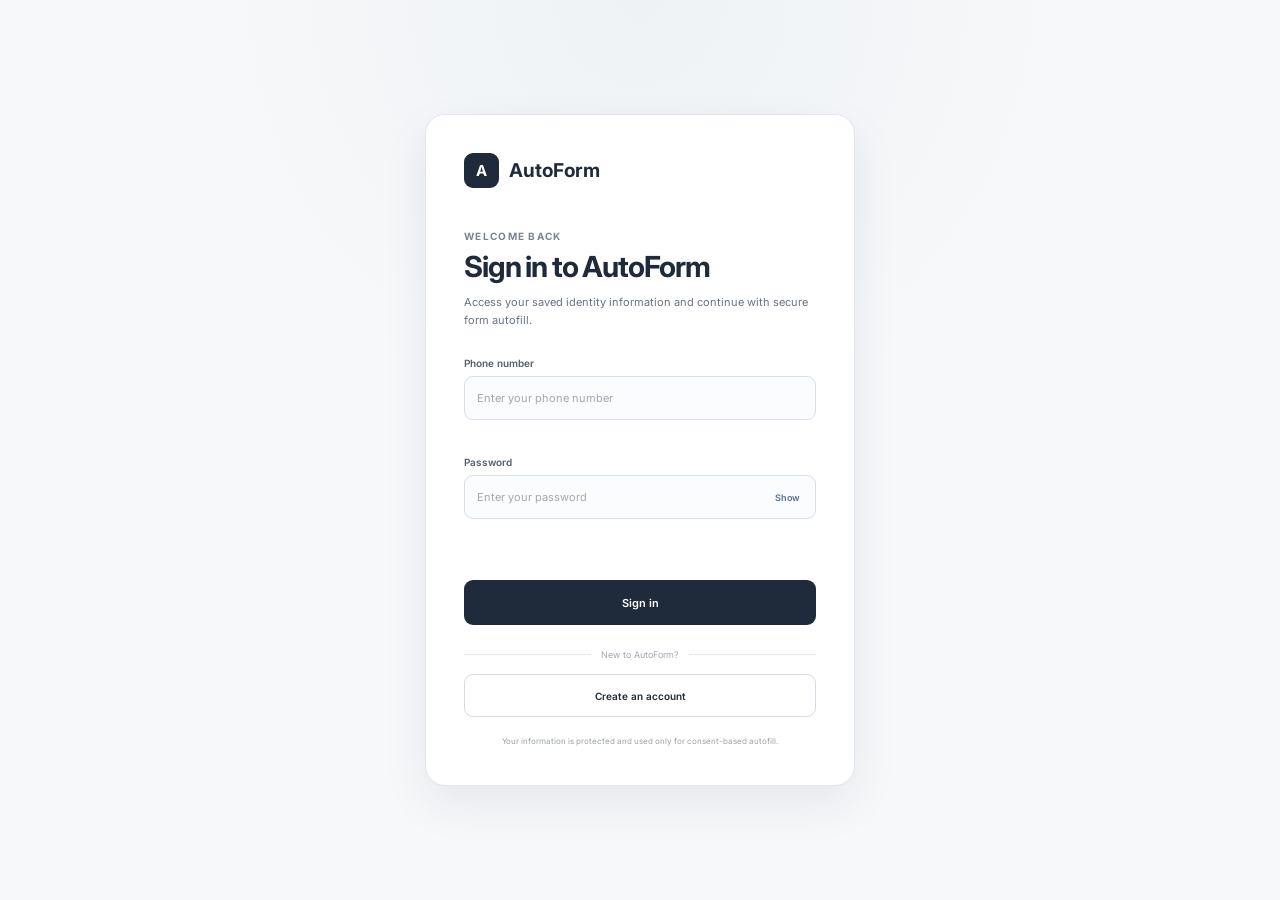
<file: frontend/pages/result/result.html>
<!doctype html>
<html lang="en">
  <head>
    <meta charset="UTF-8" />
    <meta name="viewport" content="width=device-width,initial-scale=1.0" />
    <title>AutoForm — Completed Form</title>
    <link rel="preconnect" href="https://fonts.googleapis.com" />
    <link rel="preconnect" href="https://fonts.gstatic.com" crossorigin />
    <link
      href="https://fonts.googleapis.com/css2?family=Inter:wght@400;500;600;700&display=swap"
      rel="stylesheet"
    />
    <link rel="stylesheet" href="result.css" />
  </head>

  <body>
    <header class="topbar">
      <div class="topbar-inner">
        <a class="brand" href="../../index.html" aria-label="MedForm dashboard">
          <span class="brand-mark">A</span>
          <span>AutoForm</span>
        </a>

        <nav class="nav">
          <a href="../../index.html">Dashboard</a>
          <a href="../upload/upload.html">Documents</a>
          <a class="active" href="../autofill/autofill.html">Forms</a>
          <a href="../profile/profile.html">Profile</a>
        </nav>

        <div class="user-area">
          <span>Welcome</span>
          <button class="avatar" type="button">M</button>
        </div>
      </div>
    </header>

    <main class="page">
      <section class="success-head">
        <div class="success-icon">✓</div>
        <p class="eyebrow">AUTOFILL COMPLETE</p>
        <h1>Your form is ready</h1>
        <p>Review the completed document before submitting it.</p>
      </section>

      <section class="result-layout">
        <div class="preview-card">
          <div class="toolbar">
            <strong id="resultFileName">Completed form</strong>
            <button id="previewButton" type="button">
              Open full preview
            </button>
          </div>

          <div class="preview">
            <img
              id="resultPreviewImage"
              class="generated-form"
              alt="Completed form preview"
            />
          </div>
        </div>

        <aside class="side">
          <div class="stat">
            <span>FORM STATUS</span>
            <strong>Ready</strong>
            <small>Generated successfully by AutoForm</small>
          </div>

          <div class="stat">
            <span>OUTPUT FORMAT</span>
            <strong>PNG</strong>
            <small>Completed form image</small>
          </div>

          <div class="review">
            <div class="review-title">
              <strong>Before you submit</strong>
              <span>!</span>
            </div>
            <p>
              Review the completed document carefully and verify that the
              information is correct.
            </p>
            <button id="reviewButton" type="button">
              Review form →
            </button>
          </div>

          <button class="download" id="downloadButton" type="button">
            Download completed form <span>↓</span>
          </button>

          <button class="again" id="againButton" type="button">
            Fill another form
          </button>
        </aside>
      </section>
    </main>

    <footer>
      <span>AutoForm</span>
      <span>Secure identity • Consent-based autofill</span>
    </footer>

    <div class="toast" id="toast" role="status" aria-live="polite"></div>

    <script src="../../js/auth.js"></script>
    <script src="result.js"></script>
  </body>
</html>
</file>
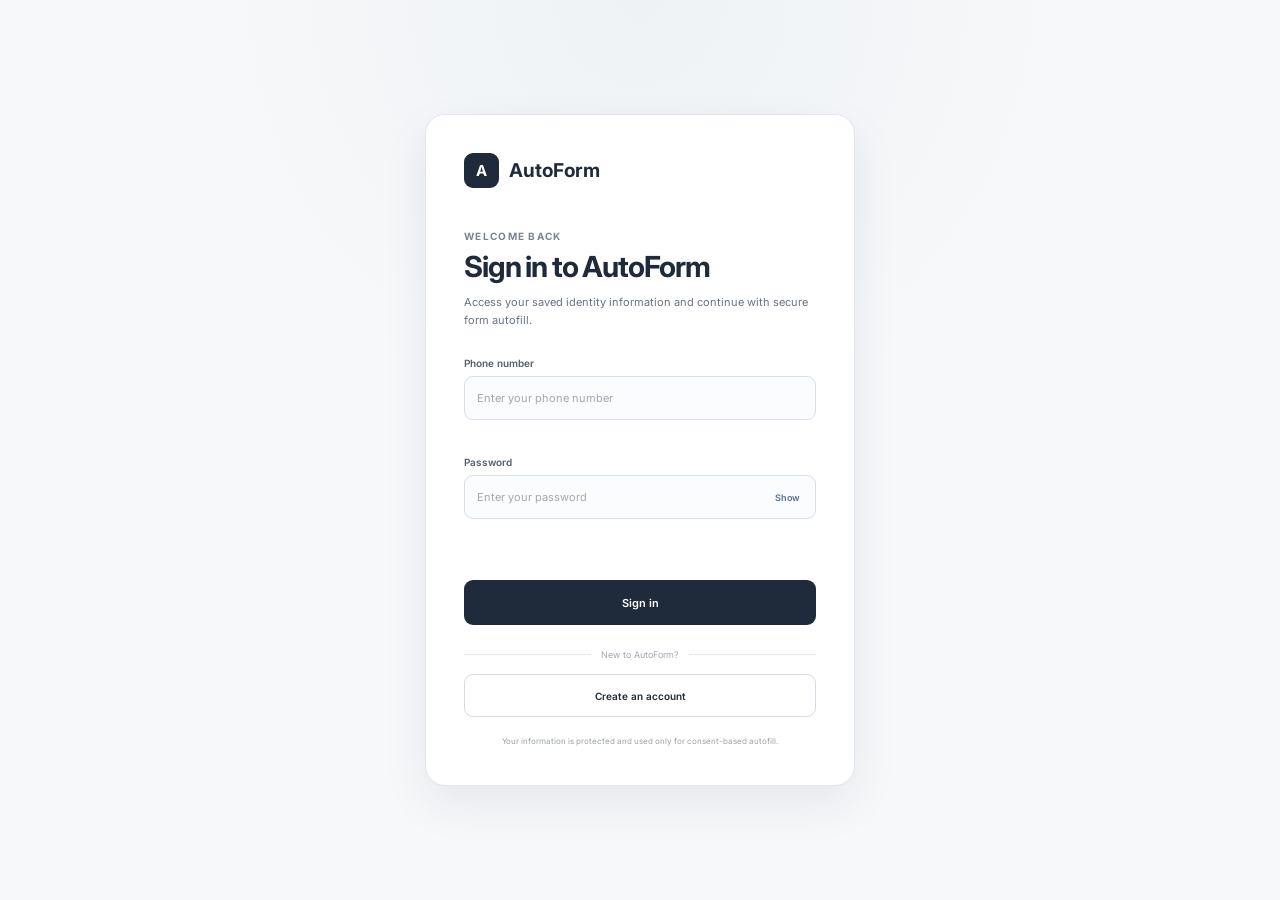
<file: frontend/pages/upload/upload.html>
<!DOCTYPE html>
<html lang="en">
<head>
    <meta charset="UTF-8">
    <meta name="viewport" content="width=device-width, initial-scale=1.0">
    <title>AutoForm — Upload Document</title>

    <link rel="preconnect" href="https://fonts.googleapis.com">
    <link rel="preconnect" href="https://fonts.gstatic.com" crossorigin>
    <link href="https://fonts.googleapis.com/css2?family=Inter:wght@400;500;600;700&display=swap" rel="stylesheet">

    <link rel="stylesheet" href="upload.css">
</head>

<body>

<header class="topbar">
    <div class="topbar-inner">
        <a class="brand" href="../dashboard/dashboard.html">
            <span class="brand-mark">A</span>
            <span>AutoForm</span>
        </a>

        <nav class="nav">
            <a href="../dashboard/dashboard.html">Dashboard</a>
            <a class="active" href="upload.html">Documents</a>
            <a href="../autofill/autofill.html">Forms</a>
            <a href="../profile/profile.html">Profile</a>
        </nav>

        <div class="user-area">
            <span>Welcome</span>
            <button class="avatar" type="button">M</button>
        </div>
    </div>
</header>

<main class="page">

    <section class="heading">
        <p class="eyebrow">IDENTITY DOCUMENTS</p>
        <h1>Upload a document</h1>
        <p>
            Upload an identity document. AutoForm will extract
            information and show it to you for review before
            anything is saved to your profile.
        </p>
    </section>

    <section class="card">

        <div class="steps">
            <div class="step active" id="stepUpload">
                <span>1</span>
                <strong>Upload</strong>
            </div>
            <div class="line"></div>

            <div class="step" id="stepReview">
                <span>2</span>
                <strong>Review &amp; consent</strong>
            </div>
            <div class="line"></div>

            <div class="step" id="stepSaved">
                <span>3</span>
                <strong>Saved</strong>
            </div>
        </div>

        <!-- UPLOAD STATE -->
        <section class="state upload-state" id="uploadState">

            <div
                class="upload-area"
                id="uploadArea"
                role="button"
                tabindex="0"
                aria-label="Upload identity document"
            >
                <input
                    type="file"
                    id="documentFile"
                    name="documentFile"
                    accept=".pdf,.jpg,.jpeg,.png"
                    hidden
                >

                <div class="upload-icon" aria-hidden="true">↑</div>

                <h2>Drop your document here</h2>
                <p>or choose a file from your device</p>

                <label
                    for="documentFile"
                    class="choose-document-button"
                >
                    Choose document
                </label>

                <small>PDF, JPG, JPEG or PNG · Maximum 10 MB</small>
            </div>

            <div
                class="selected-file"
                id="selectedFile"
                hidden
            >
                <div class="file-icon" id="fileIcon">FILE</div>

                <div class="file-details">
                    <strong id="fileName"></strong>
                    <span id="fileSize"></span>
                </div>

                <button
                    id="removeButton"
                    class="remove-button"
                    type="button"
                >
                    Remove
                </button>
            </div>

            <div class="privacy-note">
                <span>✓</span>
                <div>
                    <strong>Consent before storage</strong>
                    <p>
                        Extraction happens first. Your extracted
                        identity information is not saved to your
                        profile until you explicitly consent.
                    </p>
                </div>
            </div>

            <div class="form-error" id="uploadError"></div>

            <button
                id="extractButton"
                class="primary-button"
                type="button"
                disabled
            >
                <span id="extractButtonText">Extract information</span>
                <span id="extractSpinner" class="spinner" hidden></span>
            </button>

        </section>

        <!-- PROCESSING STATE -->
        <section
            class="state processing-state"
            id="processingState"
            hidden
        >
            <div class="loader"></div>
            <p class="eyebrow">PROCESSING</p>
            <h2>Extracting information</h2>
            <p>Please wait while AutoForm reads your document.</p>
            <small>Nothing is being added to your profile yet.</small>
        </section>

        <!-- SAVED STATE -->
        <section
            class="state saved-state"
            id="savedState"
            hidden
        >
            <div class="success-icon">✓</div>
            <p class="eyebrow">SAVED</p>
            <h2>Information saved</h2>
            <p>
                Your consent was recorded and the approved
                information has been added to your profile.
            </p>

            <div class="saved-actions">
                <a
                    class="secondary-link"
                    href="../profile/profile.html"
                >
                    View profile
                </a>

                <button
                    class="primary-button"
                    id="uploadAnotherButton"
                    type="button"
                >
                    Upload another document
                </button>
            </div>
        </section>

    </section>
</main>

<!-- CONSENT MODAL -->
<div
    class="modal-backdrop"
    id="consentModal"
    hidden
>
    <section
        class="consent-modal"
        role="dialog"
        aria-modal="true"
        aria-labelledby="consentTitle"
    >
        <div class="consent-header">
            <div class="consent-icon">!</div>
            <div>
                <p class="eyebrow">YOUR CONSENT</p>
                <h2 id="consentTitle">Review before saving</h2>
            </div>
        </div>

        <p class="consent-intro">
            AutoForm has extracted the following information from
            your document. Please review it carefully.
        </p>

        <div class="consent-fields" id="consentFields"></div>

        <div class="consent-warning">
            <strong>Nothing has been saved yet.</strong>
            <p>
                Your information will only be added to your
                identity profile if you explicitly choose
                “I Consent &amp; Save”.
            </p>
        </div>

        <label class="consent-check">
            <input id="consentCheckbox" type="checkbox">
            <span>
                I have reviewed the extracted information and
                consent to AutoForm securely storing it in my
                identity profile for future autofill.
            </span>
        </label>

        <div class="consent-error" id="consentError"></div>

        <div class="consent-actions">
            <button
                class="decline-button"
                id="declineConsentButton"
                type="button"
            >
                Decline &amp; discard
            </button>

            <button
                class="consent-button"
                id="acceptConsentButton"
                type="button"
                disabled
            >
                I Consent &amp; Save
            </button>
        </div>
    </section>
</div>

<script src="../../js/api.js"></script>
<script src="../../js/auth.js"></script>
<script src="upload.js"></script>

</body>
</html>
</file>
<file: frontend/style.css>
/* frontend/style.css */

:root {
  --navy: #1f2a3a;
  --navy-soft: #2b3748;
  --ink: #202832;
  --muted: #687381;
  --light-muted: #89929d;
  --line: #e2e7ec;
  --surface: #ffffff;
  --surface-soft: #f7f8fa;
  --surface-blue: #f1f5f9;
  --accent: #55708f;
  --accent-dark: #405a76;
  --success: #547a66;
  --shadow: 0 14px 36px rgba(31, 42, 58, 0.07);
}

* {
  box-sizing: border-box;
}

html {
  scroll-behavior: smooth;
}

body {
  margin: 0;
  color: var(--ink);
  background: #f8f9fb;
  font-family: "Inter", Arial, sans-serif;
  line-height: 1.5;
}

button,
a {
  font: inherit;
}

button {
  cursor: pointer;
}

a {
  text-decoration: none;
}

.topbar {
  position: sticky;
  top: 0;
  z-index: 20;
  background: rgba(255, 255, 255, 0.96);
  border-bottom: 1px solid var(--line);
  backdrop-filter: blur(10px);
}

.topbar-inner {
  width: min(1180px, calc(100% - 40px));
  min-height: 72px;
  margin: 0 auto;
  display: flex;
  align-items: center;
  gap: 34px;
}

.brand {
  display: inline-flex;
  align-items: center;
  gap: 10px;
  color: var(--navy);
  font-size: 19px;
  font-weight: 700;
  letter-spacing: -0.02em;
  white-space: nowrap;
}

.brand-mark {
  width: 34px;
  height: 34px;
  display: grid;
  place-items: center;
  border-radius: 9px;
  background: var(--navy);
  color: #fff;
  font-size: 15px;
}

.nav {
  display: flex;
  align-items: center;
  gap: 3px;
  flex: 1;
}

.nav-link {
  position: relative;
  padding: 10px 13px;
  border-radius: 8px;
  color: #596573;
  font-size: 13px;
  transition: 0.2s ease;
}

.nav-link:hover {
  color: var(--navy);
  background: var(--surface-soft);
}

.nav-link.active {
  color: var(--navy);
  font-weight: 600;
}

.nav-link.active::after {
  content: "";
  position: absolute;
  left: 13px;
  right: 13px;
  bottom: 3px;
  height: 2px;
  border-radius: 2px;
  background: var(--accent);
}

.auth-actions {
  display: flex;
  align-items: center;
  gap: 8px;
}

.login-link {
  padding: 9px 12px;
  color: var(--navy);
  font-size: 13px;
  font-weight: 600;
}

.signup-button {
  padding: 9px 15px;
  border: 1px solid var(--navy);
  border-radius: 8px;
  background: var(--navy);
  color: #fff;
  font-size: 13px;
  font-weight: 600;
  transition: 0.2s ease;
}

.signup-button:hover {
  background: var(--navy-soft);
  transform: translateY(-1px);
}

.page {
  width: min(1120px, calc(100% - 40px));
  margin: 0 auto;
  padding: 54px 0 70px;
}

.hero {
  min-height: 470px;
  padding: 58px;
  display: grid;
  grid-template-columns: minmax(0, 1.25fr) minmax(320px, 0.75fr);
  align-items: center;
  gap: 60px;
  border: 1px solid var(--line);
  border-radius: 26px;
  background: var(--surface);
  box-shadow: var(--shadow);
}

.eyebrow {
  margin: 0 0 10px;
  color: #788490;
  font-size: 10px;
  font-weight: 700;
  letter-spacing: 0.13em;
}

.hero h1 {
  max-width: 700px;
  margin: 0;
  color: var(--navy);
  font-size: clamp(38px, 5vw, 58px);
  line-height: 1.04;
  letter-spacing: -0.055em;
  font-weight: 650;
}

.hero-text {
  max-width: 650px;
  margin: 20px 0 0;
  color: var(--muted);
  font-size: 16px;
}

.hero-actions {
  margin-top: 28px;
  display: flex;
  align-items: center;
  gap: 11px;
  flex-wrap: wrap;
}

.primary-cta,
.secondary-cta {
  display: inline-flex;
  align-items: center;
  justify-content: center;
  gap: 9px;
  min-height: 43px;
  padding: 11px 16px;
  border-radius: 9px;
  font-size: 13px;
  font-weight: 600;
  transition: 0.2s ease;
}

.primary-cta {
  border: 1px solid var(--navy);
  background: var(--navy);
  color: #fff;
}

.primary-cta:hover {
  background: var(--navy-soft);
  transform: translateY(-1px);
}

.secondary-cta {
  border: 1px solid #d5dce3;
  background: #fff;
  color: var(--navy);
}

.secondary-cta:hover {
  border-color: #bfc9d3;
  background: var(--surface-soft);
}

.hero-note {
  margin: 15px 0 0;
  color: #8a949e;
  font-size: 11px;
}

.hero-visual {
  display: flex;
  justify-content: center;
}

.visual-card {
  width: min(100%, 330px);
  padding: 23px;
  border: 1px solid #dce3e9;
  border-radius: 21px;
  background: #f4f7fa;
  box-shadow: 0 18px 42px rgba(31, 42, 58, 0.08);
}

.visual-card-top {
  display: flex;
  align-items: center;
  justify-content: space-between;
}

.visual-label {
  color: var(--navy);
  font-size: 10px;
  font-weight: 700;
  letter-spacing: 0.12em;
}

.secure-badge {
  padding: 5px 8px;
  border-radius: 20px;
  background: #e6edf3;
  color: var(--accent-dark);
  font-size: 8px;
  font-weight: 700;
  letter-spacing: 0.08em;
}

.visual-document {
  margin-top: 22px;
  padding: 25px 20px;
  border: 1px solid #dfe5ea;
  border-radius: 13px;
  background: #fff;
}

.document-line {
  height: 8px;
  margin-top: 13px;
  border-radius: 5px;
  background: #e5e9ed;
}

.document-line:first-child {
  margin-top: 0;
}

.document-line.large {
  width: 78%;
  height: 11px;
  background: #cbd5de;
}

.document-line.short {
  width: 52%;
}

.visual-flow {
  margin: 21px 4px 0;
  display: flex;
  align-items: center;
}

.flow-dot {
  width: 27px;
  height: 27px;
  display: grid;
  place-items: center;
  border: 1px solid #d2dbe3;
  border-radius: 50%;
  background: #fff;
  color: var(--accent-dark);
  font-size: 10px;
  font-weight: 700;
}

.flow-line {
  height: 1px;
  flex: 1;
  background: #ccd5dd;
}

.visual-caption {
  margin-top: 20px;
  display: flex;
  flex-direction: column;
  gap: 3px;
}

.visual-caption strong {
  color: var(--navy);
  font-size: 13px;
}

.visual-caption span {
  color: #7d8994;
  font-size: 11px;
}

.section {
  margin-top: 72px;
}

.section-heading {
  display: flex;
  align-items: end;
  justify-content: space-between;
  gap: 30px;
  margin-bottom: 22px;
}

.section-heading.centered {
  display: block;
  max-width: 680px;
  margin-right: auto;
  margin-left: auto;
  text-align: center;
}

.section-heading h2 {
  margin: 0;
  color: var(--navy);
  font-size: 29px;
  line-height: 1.15;
  letter-spacing: -0.035em;
}

.section-heading.centered h2 {
  margin-bottom: 10px;
}

.section-heading > p,
.section-heading.centered > p:last-child {
  margin: 8px 0 0;
  color: var(--muted);
  font-size: 14px;
}

.section-side-text {
  max-width: 400px;
}

.action-grid {
  display: grid;
  grid-template-columns: repeat(2, 1fr);
  gap: 18px;
}

.action-card {
  min-height: 230px;
  padding: 28px;
  display: flex;
  gap: 19px;
  border: 1px solid var(--line);
  border-radius: 19px;
  background: var(--surface);
  box-shadow: var(--shadow);
  transition: 0.2s ease;
}

.action-card:hover {
  transform: translateY(-2px);
  box-shadow: 0 18px 38px rgba(31, 42, 58, 0.09);
}

.featured-card {
  background: #f2f6f9;
  border-color: #dce5ec;
}

.action-icon {
  width: 44px;
  height: 44px;
  flex: 0 0 44px;
  display: grid;
  place-items: center;
  border-radius: 12px;
  background: #edf1f5;
  color: var(--navy);
  font-size: 18px;
  font-weight: 600;
}

.form-icon {
  background: #e4ecf3;
  color: var(--accent-dark);
}

.profile-icon {
  background: #edf2f5;
  color: #526b82;
}

.account-icon {
  background: #e9eef2;
  color: var(--navy);
  font-size: 13px;
}

.card-kicker {
  display: block;
  margin-bottom: 7px;
  color: #87919c;
  font-size: 9px;
  font-weight: 700;
  letter-spacing: 0.11em;
}

.action-card h3 {
  margin: 0;
  color: var(--navy);
  font-size: 19px;
  letter-spacing: -0.025em;
}

.action-card p {
  min-height: 61px;
  margin: 9px 0 18px;
  color: var(--muted);
  font-size: 13px;
}

.text-action {
  display: inline-flex;
  align-items: center;
  gap: 7px;
  padding: 0;
  border: 0;
  background: transparent;
  color: var(--accent-dark);
  font-size: 12px;
  font-weight: 700;
}

.text-action:hover {
  color: var(--navy);
}

.text-action span {
  transition: transform 0.2s ease;
}

.text-action:hover span {
  transform: translateX(2px);
}

.process-section {
  padding: 55px 48px;
  border: 1px solid var(--line);
  border-radius: 22px;
  background: #fff;
}

.process-grid {
  display: grid;
  grid-template-columns: repeat(4, 1fr);
  gap: 0;
  border-top: 1px solid var(--line);
  border-bottom: 1px solid var(--line);
}

.process-card {
  min-height: 205px;
  padding: 25px 22px;
  border-right: 1px solid var(--line);
}

.process-card:last-child {
  border-right: 0;
}

.process-number {
  display: block;
  color: #8b96a0;
  font-size: 10px;
  font-weight: 700;
  letter-spacing: 0.1em;
}

.process-card h3 {
  margin: 28px 0 7px;
  color: var(--navy);
  font-size: 17px;
}

.process-card p {
  margin: 0;
  color: var(--muted);
  font-size: 12px;
}

.features-section {
  padding-bottom: 5px;
}

.feature-list {
  overflow: hidden;
  border: 1px solid var(--line);
  border-radius: 18px;
  background: #fff;
}

.feature-row {
  min-height: 100px;
  padding: 20px 24px;
  display: flex;
  align-items: flex-start;
  gap: 17px;
}

.feature-row + .feature-row {
  border-top: 1px solid var(--line);
}

.feature-icon {
  width: 34px;
  height: 34px;
  flex: 0 0 34px;
  display: grid;
  place-items: center;
  border-radius: 50%;
  background: var(--surface-blue);
  color: var(--accent-dark);
  font-size: 13px;
  font-weight: 700;
}

.feature-row strong {
  display: block;
  color: var(--navy);
  font-size: 14px;
}

.feature-row p {
  max-width: 760px;
  margin: 4px 0 0;
  color: var(--muted);
  font-size: 12px;
}

.final-cta {
  margin-top: 70px;
  padding: 34px 38px;
  display: flex;
  align-items: center;
  justify-content: space-between;
  gap: 30px;
  border: 1px solid #dce4eb;
  border-radius: 20px;
  background: #f1f5f8;
}

.final-cta h2 {
  max-width: 650px;
  margin: 0;
  color: var(--navy);
  font-size: 27px;
  line-height: 1.15;
  letter-spacing: -0.035em;
}

.final-cta p:last-child {
  max-width: 620px;
  margin: 8px 0 0;
  color: var(--muted);
  font-size: 13px;
}

.final-actions {
  display: flex;
  align-items: center;
  gap: 9px;
  flex-shrink: 0;
}

.link-button {
  min-width: 100px;
}

footer {
  width: min(1120px, calc(100% - 40px));
  margin: 0 auto;
  padding: 25px 0 35px;
  display: flex;
  align-items: center;
  justify-content: space-between;
  gap: 25px;
  border-top: 1px solid var(--line);
  color: #89939d;
  font-size: 10px;
}

footer div:first-child {
  display: flex;
  align-items: center;
  gap: 12px;
}

footer strong {
  color: #5c6976;
  font-size: 11px;
}

.footer-links {
  display: flex;
  align-items: center;
  gap: 15px;
}

.footer-links a,
.footer-protected {
  border: 0;
  padding: 0;
  background: transparent;
  color: #77828d;
  font-size: 10px;
}

.footer-links a:hover,
.footer-protected:hover {
  color: var(--navy);
}

.toast {
  position: fixed;
  left: 50%;
  bottom: 24px;
  z-index: 50;
  max-width: min(420px, calc(100% - 32px));
  padding: 11px 16px;
  border: 1px solid #d7dee5;
  border-radius: 10px;
  background: #fff;
  color: var(--navy);
  box-shadow: 0 14px 32px rgba(31, 42, 58, 0.14);
  font-size: 12px;
  transform: translate(-50%, 80px);
  opacity: 0;
  pointer-events: none;
  transition: 0.25s ease;
}

.toast.show {
  transform: translate(-50%, 0);
  opacity: 1;
}

@media (max-width: 900px) {
  .topbar-inner {
    gap: 18px;
  }

  .nav-link {
    padding: 10px 8px;
  }

  .hero {
    grid-template-columns: 1fr;
    padding: 46px;
  }

  .hero-visual {
    justify-content: flex-start;
  }

  .process-grid {
    grid-template-columns: repeat(2, 1fr);
  }

  .process-card:nth-child(2) {
    border-right: 0;
  }

  .process-card:nth-child(3),
  .process-card:nth-child(4) {
    border-top: 1px solid var(--line);
  }

  .process-card:nth-child(4) {
    border-right: 0;
  }
}

@media (max-width: 720px) {
  .topbar-inner {
    flex-wrap: wrap;
    padding: 12px 0;
  }

  .nav {
    order: 3;
    width: 100%;
    overflow-x: auto;
  }

  .auth-actions {
    margin-left: auto;
  }

  .page {
    padding-top: 30px;
  }

  .hero {
    padding: 32px 25px;
    border-radius: 20px;
  }

  .hero h1 {
    font-size: 39px;
  }

  .hero-actions {
    align-items: stretch;
    flex-direction: column;
  }

  .hero-actions > * {
    width: 100%;
  }

  .action-grid {
    grid-template-columns: 1fr;
  }

  .process-section {
    padding: 35px 25px;
  }

  .process-grid {
    grid-template-columns: 1fr;
  }

  .process-card,
  .process-card:nth-child(2),
  .process-card:nth-child(4) {
    border-right: 0;
    border-top: 1px solid var(--line);
  }

  .process-card:first-child {
    border-top: 0;
  }

  .final-cta {
    align-items: flex-start;
    flex-direction: column;
    padding: 28px 25px;
  }

  .final-actions {
    width: 100%;
  }

  .final-actions > * {
    flex: 1;
  }

  footer {
    align-items: flex-start;
    flex-direction: column;
  }

  footer div:first-child {
    align-items: flex-start;
    flex-direction: column;
    gap: 3px;
  }

  .footer-links {
    flex-wrap: wrap;
  }
}

/* Protected navigation links use the same visual treatment as the
   existing navigation; routing is handled by script.js. */
.protected-nav-link {
  cursor: pointer;
}
</file>
<file: frontend/pages/autofill/autofill.css>
* {
  box-sizing: border-box;
}

:root {
  --navy: #1f2a3a;
  --navy-soft: #2b3748;
  --ink: #202832;
  --muted: #687381;
  --light-muted: #89929d;
  --line: #e1e6eb;
  --surface: #ffffff;
  --background: #f7f8fa;
  --accent: #55708f;
  --accent-dark: #405a76;
  --success: #547a66;
}
[hidden] {
  display: none !important;
}

body {
  margin: 0;
  min-height: 100vh;
  font-family: "Inter", Arial, sans-serif;
  color: var(--ink);
  background: var(--background);
}

button,
input {
  font: inherit;
}

button {
  cursor: pointer;
}

.topbar {
  position: sticky;
  top: 0;
  z-index: 10;
  background: rgba(255, 255, 255, 0.97);
  border-bottom: 1px solid var(--line);
  backdrop-filter: blur(10px);
}

.topbar-inner {
  width: min(1180px, calc(100% - 40px));
  min-height: 72px;
  margin: auto;
  display: flex;
  align-items: center;
  gap: 30px;
}

.brand {
  display: inline-flex;
  align-items: center;
  gap: 10px;
  color: var(--navy);
  text-decoration: none;
  font-size: 19px;
  font-weight: 700;
  white-space: nowrap;
}

.brand-mark {
  width: 34px;
  height: 34px;
  display: grid;
  place-items: center;
  border-radius: 9px;
  background: var(--navy);
  color: #fff;
  font-size: 15px;
}

.nav {
  display: flex;
  align-items: center;
  gap: 4px;
  flex: 1;
}

.nav a {
  position: relative;
  padding: 10px 13px;
  border-radius: 8px;
  color: #596573;
  text-decoration: none;
  font-size: 13px;
}

.nav a:hover {
  color: var(--navy);
  background: #f6f7f9;
}

.nav a.active {
  color: var(--navy);
  font-weight: 600;
}

.nav a.active::after {
  content: "";
  position: absolute;
  left: 13px;
  right: 13px;
  bottom: 3px;
  height: 2px;
  border-radius: 2px;
  background: var(--accent);
}

.user-area {
  display: flex;
  align-items: center;
  gap: 12px;
}

.user-area > span {
  color: #697481;
  font-size: 12px;
}

.user-area strong {
  color: var(--ink);
}

.avatar {
  width: 36px;
  height: 36px;
  border: 1px solid #d8dee5;
  border-radius: 50%;
  background: #eef2f6;
  color: var(--navy);
  font-weight: 700;
}

.page {
  width: min(900px, calc(100% - 40px));
  margin: 0 auto;
  padding: 54px 0 65px;
}

.page-heading {
  margin-bottom: 27px;
}

.eyebrow {
  margin: 0 0 8px;
  color: #7a8591;
  font-size: 10px;
  font-weight: 700;
  letter-spacing: 0.13em;
}

.page-heading h1 {
  margin: 0;
  color: var(--navy);
  font-size: 38px;
  line-height: 1.1;
  letter-spacing: -0.045em;
}

.page-heading p:last-child {
  max-width: 650px;
  margin: 11px 0 0;
  color: var(--muted);
  font-size: 14px;
  line-height: 1.65;
}

.workflow-card {
  overflow: hidden;
  border: 1px solid var(--line);
  border-radius: 20px;
  background: var(--surface);
  box-shadow: 0 12px 32px rgba(31, 42, 58, 0.065);
}

.steps {
  padding: 20px 28px;
  display: flex;
  align-items: center;
  border-bottom: 1px solid var(--line);
  background: #fafbfc;
}

.step {
  display: flex;
  align-items: center;
  gap: 9px;
  color: #8a949e;
}

.step > span {
  width: 27px;
  height: 27px;
  display: grid;
  place-items: center;
  border: 1px solid #d5dce3;
  border-radius: 50%;
  background: #fff;
  font-size: 10px;
  font-weight: 700;
}

.step strong,
.step small {
  display: block;
}

.step strong {
  font-size: 10px;
  font-weight: 600;
}

.step small {
  margin-top: 2px;
  font-size: 8px;
}

.step.active {
  color: var(--navy);
}

.step.active > span {
  border-color: var(--navy);
  background: var(--navy);
  color: #fff;
}

.step.complete > span {
  border-color: #cfe0d4;
  background: #edf4ef;
  color: var(--success);
}

.step-line {
  flex: 1;
  height: 1px;
  margin: 0 18px;
  background: #dfe4e9;
}

.upload-view,
.processing-view,
.result-view {
  padding: 36px 38px 38px;
}

.section-intro {
  margin-bottom: 22px;
}

.section-intro h2,
.processing-view h2,
.result-view h2 {
  margin: 0;
  color: var(--navy);
  font-size: 23px;
  letter-spacing: -0.03em;
}

.section-intro p:last-child {
  margin: 7px 0 0;
  color: var(--muted);
  font-size: 12px;
}

.drop-zone {
  position: relative;
  min-height: 270px;
  padding: 35px 20px;
  display: flex;
  flex-direction: column;
  align-items: center;
  justify-content: center;
  border: 1.5px dashed #c8d1da;
  border-radius: 15px;
  background: #fafbfc;
  text-align: center;
  transition: 0.2s ease;
}

.drop-zone.drag-over {
  border-color: var(--accent);
  background: #f2f6f9;
}

.drop-zone input {
  position: absolute;
  width: 1px;
  height: 1px;
  opacity: 0;
  pointer-events: none;
}

.upload-icon {
  width: 49px;
  height: 49px;
  margin-bottom: 16px;
  display: grid;
  place-items: center;
  border-radius: 13px;
  background: #eaf0f5;
  color: #5d7690;
  font-size: 22px;
  font-weight: 600;
}

.drop-zone h3 {
  margin: 0;
  color: var(--navy);
  font-size: 17px;
}

.drop-zone p {
  margin: 6px 0 17px;
  color: #7d8792;
  font-size: 12px;
}

.choose-button {
  padding: 10px 16px;
  border: 0;
  border-radius: 9px;
  background: var(--navy);
  color: #fff;
  font-size: 12px;
  font-weight: 600;
  transition: 0.2s ease;
}

.choose-button:hover {
  background: var(--navy-soft);
  transform: translateY(-1px);
}

.file-types {
  margin-top: 13px;
  color: #9aa3ad;
  font-size: 10px;
}

.selected-file {
  margin-top: 14px;
  min-height: 66px;
  padding: 11px 14px;
  display: flex;
  align-items: center;
  gap: 12px;
  border: 1px solid var(--line);
  border-radius: 12px;
  background: #fafbfc;
}

.file-icon {
  width: 38px;
  height: 38px;
  flex: 0 0 38px;
  display: grid;
  place-items: center;
  border-radius: 9px;
  background: #edf1f5;
  color: var(--navy);
  font-size: 9px;
  font-weight: 700;
}

.file-details {
  min-width: 0;
  flex: 1;
}

.file-details strong,
.file-details span {
  display: block;
}

.file-details strong {
  overflow: hidden;
  color: var(--ink);
  font-size: 11px;
  text-overflow: ellipsis;
  white-space: nowrap;
}

.file-details span {
  margin-top: 3px;
  color: #8a949e;
  font-size: 9px;
}

.remove-button {
  padding: 7px 9px;
  border: 0;
  border-radius: 7px;
  background: transparent;
  color: var(--accent-dark);
  font-size: 10px;
  font-weight: 600;
}

.remove-button:hover {
  background: #edf1f5;
}

.consent-note {
  margin-top: 20px;
  padding: 15px 16px;
  display: flex;
  align-items: flex-start;
  gap: 10px;
  border: 1px solid #dfe6ed;
  border-radius: 13px;
  background: #f2f6f9;
}

.note-icon {
  width: 27px;
  height: 27px;
  flex: 0 0 27px;
  display: grid;
  place-items: center;
  border-radius: 50%;
  background: #e3ebf2;
  color: var(--accent-dark);
  font-size: 11px;
  font-weight: 700;
}

.consent-note strong {
  color: var(--navy);
  font-size: 11px;
}

.consent-note p {
  margin: 3px 0 0;
  color: #6d7884;
  font-size: 9px;
  line-height: 1.55;
}

.start-button {
  width: 100%;
  height: 47px;
  margin-top: 15px;
  padding: 0 16px;
  display: flex;
  align-items: center;
  justify-content: space-between;
  border: 0;
  border-radius: 9px;
  background: var(--navy);
  color: #fff;
  font-size: 12px;
  font-weight: 600;
  transition: 0.2s ease;
}

.start-button:hover:not(:disabled) {
  background: var(--navy-soft);
  transform: translateY(-1px);
}

.start-button:disabled {
  background: #d8dee5;
  color: #8a949e;
  cursor: not-allowed;
}

.processing-view,
.result-view {
  min-height: 570px;
  display: flex;
  flex-direction: column;
  align-items: center;
  justify-content: center;
  text-align: center;
}

.loader-wrap {
  width: 72px;
  height: 72px;
  margin-bottom: 25px;
  display: grid;
  place-items: center;
  border-radius: 20px;
  background: #eef2f6;
}

.loader {
  width: 32px;
  height: 32px;
  border: 3px solid #d4dce4;
  border-top-color: var(--accent);
  border-radius: 50%;
  animation: spin 0.9s linear infinite;
}

@keyframes spin {
  to {
    transform: rotate(360deg);
  }
}

.processing-view h2,
.result-view h2 {
  font-size: 24px;
}

.processing-text,
.result-text {
  max-width: 480px;
  margin: 9px auto 0;
  color: var(--muted);
  font-size: 11px;
  line-height: 1.65;
}

.progress-box {
  width: min(440px, 100%);
  margin-top: 28px;
  padding: 15px;
  border: 1px solid var(--line);
  border-radius: 12px;
  background: #fafbfc;
  text-align: left;
}

.progress-header {
  display: flex;
  justify-content: space-between;
  color: #65717d;
  font-size: 9px;
  font-weight: 600;
}

.progress-track {
  height: 5px;
  margin-top: 10px;
  overflow: hidden;
  border-radius: 10px;
  background: #e3e7eb;
}

.progress-bar {
  width: 0%;
  height: 100%;
  border-radius: 10px;
  background: var(--accent);
  transition: width 0.35s ease;
}

.processing-list {
  width: min(440px, 100%);
  margin-top: 17px;
  display: grid;
  grid-template-columns: repeat(2, 1fr);
  gap: 8px;
  text-align: left;
}

.processing-item {
  padding: 9px 10px;
  display: flex;
  align-items: center;
  gap: 7px;
  border: 1px solid var(--line);
  border-radius: 9px;
  background: #fff;
  color: #a0a8b1;
  font-size: 9px;
  transition: 0.25s ease;
}

.process-check {
  width: 17px;
  height: 17px;
  display: grid;
  place-items: center;
  border-radius: 50%;
  background: #f0f2f4;
  color: transparent;
  font-size: 8px;
  font-weight: 700;
}

.processing-item.done {
  color: #60706a;
  border-color: #dce6df;
  background: #f7faf8;
}

.processing-item.done .process-check {
  background: #e6f0e8;
  color: var(--success);
}

.result-icon {
  width: 67px;
  height: 67px;
  margin-bottom: 24px;
  display: grid;
  place-items: center;
  border-radius: 20px;
  background: #eaf2ec;
  color: var(--success);
  font-size: 27px;
  font-weight: 600;
}

.result-file {
  width: min(440px, 100%);
  margin-top: 25px;
  padding: 13px;
  display: flex;
  align-items: center;
  gap: 11px;
  border: 1px solid var(--line);
  border-radius: 12px;
  background: #fafbfc;
  text-align: left;
}

.result-file > div:last-child {
  display: flex;
  flex-direction: column;
}

.result-file strong {
  color: var(--ink);
  font-size: 11px;
}

.result-file span {
  margin-top: 3px;
  color: var(--success);
  font-size: 9px;
}

.result-actions {
  width: min(440px, 100%);
  margin-top: 13px;
  display: grid;
  grid-template-columns: 1fr 1fr;
  gap: 9px;
}

.secondary-button,
.download-button {
  height: 43px;
  border-radius: 9px;
  font-size: 10px;
  font-weight: 600;
}

.secondary-button {
  border: 1px solid #d5dce3;
  background: #fff;
  color: var(--navy);
}

.secondary-button:hover {
  background: #f5f7f9;
}

.download-button {
  border: 0;
  background: var(--navy);
  color: #fff;
}

.download-button:hover {
  background: var(--navy-soft);
}

.download-button span {
  margin-left: 6px;
}

.review-note {
  margin-top: 20px;
  padding: 10px 13px;
  display: flex;
  align-items: center;
  gap: 8px;
  border-radius: 9px;
  background: #f5f7f9;
  color: #7a8590;
}

.review-note span {
  width: 17px;
  height: 17px;
  display: grid;
  place-items: center;
  border-radius: 50%;
  background: #e4e9ee;
  font-size: 8px;
  font-weight: 700;
}

.review-note p {
  margin: 0;
  font-size: 9px;
}

footer {
  width: min(900px, calc(100% - 40px));
  margin: 0 auto;
  padding: 21px 0 30px;
  display: flex;
  justify-content: space-between;
  border-top: 1px solid var(--line);
  color: #89929d;
  font-size: 10px;
}

footer span:first-child {
  color: #5d6976;
  font-weight: 600;
}

.toast {
  position: fixed;
  left: 50%;
  bottom: 25px;
  z-index: 20;
  padding: 11px 17px;
  border: 1px solid #d9e0e7;
  border-radius: 10px;
  background: #fff;
  color: var(--navy);
  box-shadow: 0 12px 30px rgba(31, 42, 58, 0.13);
  font-size: 12px;
  transform: translate(-50%, 80px);
  opacity: 0;
  transition: 0.25s ease;
}

.toast.show {
  transform: translate(-50%, 0);
  opacity: 1;
}

@media (max-width: 820px) {
  .nav {
    display: none;
  }

  .user-area {
    margin-left: auto;
  }
}

@media (max-width: 600px) {
  .page {
    width: calc(100% - 28px);
    padding-top: 32px;
  }

  .page-heading h1 {
    font-size: 31px;
  }

  .workflow-card {
    border-radius: 17px;
  }

  .steps {
    padding: 16px;
  }

  .step-line {
    margin: 0 8px;
  }

  .step small {
    display: none;
  }

  .upload-view,
  .processing-view,
  .result-view {
    padding: 28px 20px;
  }

  .processing-list {
    grid-template-columns: 1fr;
  }

  .result-actions {
    grid-template-columns: 1fr;
  }

  footer {
    width: calc(100% - 28px);
    flex-direction: column;
    gap: 6px;
  }
}
</file>
<file: frontend/pages/consent/consent.css>
* {
  box-sizing: border-box;
}
:root {
  --navy: #1f2a3a;
  --ink: #202832;
  --muted: #687381;
  --line: #e1e6eb;
  --bg: #f7f8fa;
  --accent: #55708f;
  --success: #547a66;
}
body {
  margin: 0;
  min-height: 100vh;
  font-family: Inter, Arial, sans-serif;
  color: var(--ink);
  background: var(--bg);
}
button {
  font: inherit;
  cursor: pointer;
}
.topbar {
  background: #fffffff7;
  border-bottom: 1px solid var(--line);
}
.topbar-inner {
  width: min(1180px, calc(100% - 40px));
  min-height: 72px;
  margin: auto;
  display: flex;
  align-items: center;
  gap: 30px;
}
.brand {
  display: flex;
  align-items: center;
  gap: 10px;
  color: var(--navy);
  text-decoration: none;
  font-size: 19px;
  font-weight: 700;
}
.brand-mark {
  width: 34px;
  height: 34px;
  display: grid;
  place-items: center;
  border-radius: 9px;
  background: var(--navy);
  color: #fff;
}
.nav {
  display: flex;
  gap: 4px;
  flex: 1;
}
.nav a {
  padding: 10px 13px;
  color: #596573;
  text-decoration: none;
  font-size: 13px;
}
.nav a.active {
  color: var(--navy);
  font-weight: 600;
}
.user-area {
  display: flex;
  align-items: center;
  gap: 12px;
}
.user-area span {
  font-size: 12px;
  color: #697481;
}
.avatar {
  width: 36px;
  height: 36px;
  border: 1px solid #d8dee5;
  border-radius: 50%;
  background: #eef2f6;
  color: var(--navy);
  font-weight: 700;
}
.page {
  width: min(850px, calc(100% - 40px));
  margin: auto;
  padding: 54px 0 65px;
}
.heading {
  margin-bottom: 25px;
}
.eyebrow {
  margin: 0 0 7px;
  color: #7a8591;
  font-size: 10px;
  font-weight: 700;
  letter-spacing: 0.13em;
}
.heading h1 {
  margin: 0;
  color: var(--navy);
  font-size: 37px;
  letter-spacing: -0.045em;
}
.heading p:last-child {
  max-width: 640px;
  margin: 10px 0 0;
  color: var(--muted);
  font-size: 13px;
  line-height: 1.6;
}
.notice {
  padding: 17px 18px;
  display: flex;
  gap: 11px;
  border: 1px solid #dfe6ed;
  border-radius: 14px;
  background: #f2f6f9;
}
.notice-icon {
  width: 29px;
  height: 29px;
  display: grid;
  place-items: center;
  flex: 0 0 29px;
  border-radius: 50%;
  background: #e3ebf2;
  color: #405a76;
  font-size: 11px;
  font-weight: 700;
}
.notice strong {
  color: var(--navy);
  font-size: 11px;
}
.notice p {
  margin: 3px 0 0;
  color: #6d7884;
  font-size: 9px;
}
.consent-card,
.token-card,
.history {
  margin-top: 20px;
  border: 1px solid var(--line);
  border-radius: 17px;
  background: #fff;
  box-shadow: 0 10px 28px #1f2a3a0b;
}
.card-head,
.history-head {
  padding: 18px 20px;
  display: flex;
  justify-content: space-between;
  align-items: center;
  border-bottom: 1px solid var(--line);
}
.card-head h2,
.token-card h2,
.history-head h2 {
  margin: 0;
  color: var(--navy);
  font-size: 17px;
}
.enabled {
  padding: 6px 9px;
  border-radius: 20px;
  background: #edf4ef;
  color: var(--success);
  font-size: 9px;
  font-weight: 600;
}
.permission {
  padding: 17px 20px;
  display: flex;
  align-items: center;
  gap: 11px;
}
.permission + .permission {
  border-top: 1px solid var(--line);
}
.permission-icon {
  width: 35px;
  height: 35px;
  display: grid;
  place-items: center;
  flex: 0 0 35px;
  border-radius: 9px;
  background: #eef2f5;
  color: var(--navy);
  font-size: 10px;
  font-weight: 700;
}
.permission-text {
  flex: 1;
}
.permission-text strong {
  font-size: 11px;
  color: var(--ink);
}
.permission-text p {
  margin: 3px 0 0;
  color: #87919c;
  font-size: 9px;
  line-height: 1.5;
}
.switch {
  position: relative;
  width: 38px;
  height: 21px;
  flex: 0 0 38px;
}
.switch input {
  opacity: 0;
  width: 0;
  height: 0;
}
.switch span {
  position: absolute;
  inset: 0;
  border-radius: 20px;
  background: #d6dde4;
  transition: 0.2s;
}
.switch span:before {
  content: "";
  position: absolute;
  width: 15px;
  height: 15px;
  left: 3px;
  top: 3px;
  border-radius: 50%;
  background: #fff;
  box-shadow: 0 1px 3px #0002;
  transition: 0.2s;
}
.switch input:checked + span {
  background: var(--accent);
}
.switch input:checked + span:before {
  transform: translateX(17px);
}
.token-card {
  padding: 20px;
  display: flex;
  align-items: center;
  justify-content: space-between;
  gap: 20px;
}
.token-card > div:first-child {
  flex: 1;
}
.token-card p:last-child {
  margin: 7px 0 0;
  color: #7c8792;
  font-size: 9px;
  line-height: 1.55;
}
.token-status {
  min-width: 170px;
  padding: 13px;
  border: 1px solid var(--line);
  border-radius: 10px;
  background: #fafbfc;
}
.token-status span,
.token-status strong,
.token-status small {
  display: block;
}
.token-status span {
  width: 7px;
  height: 7px;
  margin-bottom: 7px;
  border-radius: 50%;
  background: #9ca6b0;
}
.token-status strong {
  color: #5f6c78;
  font-size: 9px;
}
.token-status small {
  margin-top: 3px;
  color: #939ca5;
  font-size: 8px;
}
.history-head button {
  border: 0;
  background: transparent;
  color: #8d5f5f;
  font-size: 9px;
  font-weight: 600;
}
.history-row {
  min-height: 65px;
  padding: 12px 20px;
  display: flex;
  align-items: center;
  gap: 10px;
}
.history-row + .history-row {
  border-top: 1px solid var(--line);
}
.history-dot {
  width: 8px;
  height: 8px;
  border-radius: 50%;
  background: #9aa5ae;
}
.history-row div {
  flex: 1;
}
.history-row strong,
.history-row small {
  display: block;
}
.history-row strong {
  font-size: 10px;
  color: var(--ink);
}
.history-row small {
  margin-top: 3px;
  color: #89929d;
  font-size: 8px;
}
.revoked {
  padding: 5px 8px;
  border-radius: 15px;
  background: #f0f2f4;
  color: #7b8791;
  font-size: 8px;
  font-weight: 600;
}
footer {
  width: min(850px, calc(100% - 40px));
  margin: auto;
  padding: 21px 0 30px;
  border-top: 1px solid var(--line);
  display: flex;
  justify-content: space-between;
  color: #89929d;
  font-size: 10px;
}
footer span:first-child {
  color: #5d6976;
  font-weight: 600;
}
.toast {
  position: fixed;
  left: 50%;
  bottom: 25px;
  padding: 11px 17px;
  border: 1px solid #d9e0e7;
  border-radius: 10px;
  background: #fff;
  color: var(--navy);
  box-shadow: 0 12px 30px #1f2a3a20;
  font-size: 11px;
  transform: translate(-50%, 80px);
  opacity: 0;
  transition: 0.25s;
}
.toast.show {
  transform: translate(-50%, 0);
  opacity: 1;
}
@media (max-width: 700px) {
  .nav {
    display: none;
  }
  .user-area {
    margin-left: auto;
  }
  .page {
    width: calc(100% - 28px);
    padding-top: 32px;
  }
  .heading h1 {
    font-size: 31px;
  }
  .token-card {
    align-items: flex-start;
    flex-direction: column;
  }
  .token-status {
    width: 100%;
  }
  footer {
    width: calc(100% - 28px);
    flex-direction: column;
    gap: 6px;
  }
}
</file>
<file: frontend/pages/dashboard/dashboard.css>
* {
    box-sizing: border-box;
}

:root {
    --navy: #1f2a3a;
    --navy-soft: #2b3748;
    --ink: #202832;
    --muted: #687381;
    --light-muted: #89929d;
    --line: #e1e6eb;
    --background: #f7f8fa;
    --surface: #ffffff;
    --accent: #55708f;
    --success: #547a66;
}

body {
    margin: 0;
    min-height: 100vh;
    font-family: "Inter", Arial, sans-serif;
    color: var(--ink);
    background: var(--background);
}

button {
    font: inherit;
}

button,
a {
    -webkit-tap-highlight-color: transparent;
}

.topbar {
    background: rgba(255, 255, 255, 0.97);
    border-bottom: 1px solid var(--line);
}

.topbar-inner {
    width: min(1180px, calc(100% - 40px));
    min-height: 72px;
    margin: auto;
    display: flex;
    align-items: center;
    gap: 30px;
}

.brand {
    display: flex;
    align-items: center;
    gap: 10px;
    color: var(--navy);
    text-decoration: none;
    font-size: 19px;
    font-weight: 700;
}

.brand-mark {
    width: 34px;
    height: 34px;
    display: grid;
    place-items: center;
    border-radius: 9px;
    background: var(--navy);
    color: white;
}

.nav {
    display: flex;
    flex: 1;
    gap: 4px;
}

.nav a {
    padding: 10px 13px;
    border-radius: 8px;
    color: #596573;
    text-decoration: none;
    font-size: 13px;
}

.nav a:hover {
    background: #f5f7f9;
}

.nav a.active {
    color: var(--navy);
    font-weight: 600;
}

.user-area {
    position: relative;
    display: flex;
    align-items: center;
    gap: 12px;
}

.user-area > span {
    color: #697481;
    font-size: 12px;
}

.avatar {
    width: 36px;
    height: 36px;
    border: 1px solid #d8dee5;
    border-radius: 50%;
    background: #eef2f6;
    color: var(--navy);
    font-size: 12px;
    font-weight: 700;
}

.user-menu {
    position: absolute;
    z-index: 10;
    top: 47px;
    right: 0;
    width: 150px;
    padding: 6px;
    border: 1px solid var(--line);
    border-radius: 10px;
    background: white;
    box-shadow: 0 12px 28px rgba(31, 42, 58, .1);
}

.user-menu a,
.user-menu button {
    width: 100%;
    padding: 9px 10px;
    display: block;
    border: 0;
    border-radius: 7px;
    background: transparent;
    color: #586573;
    text-align: left;
    text-decoration: none;
    font-size: 10px;
}

.user-menu a:hover,
.user-menu button:hover {
    background: #f4f6f8;
    color: var(--navy);
}

.page {
    width: min(1100px, calc(100% - 40px));
    margin: auto;
    padding: 48px 0 60px;
}

.hero {
    padding: 27px 30px;
    display: flex;
    justify-content: space-between;
    align-items: center;
    gap: 25px;
    border: 1px solid var(--line);
    border-radius: 17px;
    background: white;
    box-shadow: 0 10px 28px rgba(31, 42, 58, .04);
}

.eyebrow {
    margin: 0 0 8px;
    color: #7a8591;
    font-size: 10px;
    font-weight: 700;
    letter-spacing: .13em;
}

.hero h1 {
    margin: 0;
    color: var(--navy);
    font-size: 31px;
    letter-spacing: -.04em;
}

.hero p:last-child {
    max-width: 590px;
    margin: 9px 0 0;
    color: var(--muted);
    font-size: 11px;
    line-height: 1.6;
}

.hero-status {
    min-width: 125px;
    padding: 9px 11px;
    display: flex;
    align-items: center;
    justify-content: center;
    gap: 7px;
    border: 1px solid #dfe7e1;
    border-radius: 8px;
    background: #f3f7f4;
    color: #587062;
    font-size: 9px;
    white-space: nowrap;
}

.status-dot {
    width: 6px;
    height: 6px;
    border-radius: 50%;
    background: #6e927e;
}

.quick-actions {
    margin-top: 18px;
    display: grid;
    grid-template-columns: 1fr 1fr;
    gap: 13px;
}

.action-card {
    position: relative;
    min-height: 125px;
    padding: 22px;
    display: flex;
    align-items: flex-start;
    gap: 14px;
    border: 1px solid var(--line);
    border-radius: 14px;
    background: white;
    color: inherit;
    text-decoration: none;
    transition: .18s ease;
}

.action-card:hover {
    transform: translateY(-2px);
    border-color: #cfd7df;
    box-shadow: 0 10px 24px rgba(31, 42, 58, .06);
}

.primary-action {
    border-color: #d4dce5;
    background: #f1f5f8;
}

.action-icon {
    width: 39px;
    height: 39px;
    flex: 0 0 39px;
    display: grid;
    place-items: center;
    border-radius: 10px;
    background: #e3eaf0;
    color: #4d6680;
    font-size: 15px;
    font-weight: 600;
}

.action-card h2 {
    margin: 1px 0 5px;
    color: var(--navy);
    font-size: 14px;
}

.action-card p {
    max-width: 330px;
    margin: 0;
    color: #77828d;
    font-size: 9px;
    line-height: 1.55;
}

.arrow {
    position: absolute;
    top: 22px;
    right: 20px;
    color: #788592;
    font-size: 16px;
}

.content-grid {
    margin-top: 34px;
    display: grid;
    grid-template-columns: minmax(0, 1fr) 300px;
    gap: 25px;
}

.section-heading {
    margin-bottom: 13px;
    display: flex;
    justify-content: space-between;
    align-items: end;
}

.section-heading.compact {
    display: block;
}

.section-heading h2 {
    margin: 0;
    color: var(--navy);
    font-size: 19px;
    letter-spacing: -.025em;
}

.section-heading a {
    color: var(--accent);
    text-decoration: none;
    font-size: 9px;
    font-weight: 600;
}

.profile-card,
.stats-card,
.security-card {
    border: 1px solid var(--line);
    border-radius: 14px;
    background: white;
    box-shadow: 0 8px 22px rgba(31, 42, 58, .035);
}

.profile-card {
    overflow: hidden;
}

.profile-header {
    padding: 20px;
    display: flex;
    align-items: center;
    gap: 12px;
    border-bottom: 1px solid var(--line);
}

.profile-avatar {
    width: 45px;
    height: 45px;
    display: grid;
    place-items: center;
    border-radius: 12px;
    background: #eaf0f5;
    color: var(--navy);
    font-size: 14px;
    font-weight: 700;
}

.profile-header h3 {
    margin: 0;
    color: var(--navy);
    font-size: 13px;
}

.profile-header p {
    margin: 4px 0 0;
    color: #8a949e;
    font-size: 8px;
}

.profile-fields {
    padding: 4px 20px;
}

.profile-field {
    padding: 13px 0;
    display: grid;
    grid-template-columns: 130px 1fr;
    gap: 15px;
    border-bottom: 1px solid #edf0f2;
}

.profile-field:last-child {
    border-bottom: 0;
}

.profile-field span {
    color: #89929d;
    font-size: 9px;
}

.profile-field strong {
    color: #4a5663;
    font-size: 9px;
    font-weight: 500;
    word-break: break-word;
}

.profile-footer {
    padding: 13px 20px;
    display: flex;
    justify-content: space-between;
    gap: 15px;
    border-top: 1px solid var(--line);
    background: #fafbfc;
}

.profile-footer span {
    color: #929ba4;
    font-size: 8px;
}

.profile-footer a {
    color: var(--accent);
    text-decoration: none;
    font-size: 8px;
    font-weight: 600;
}

.stats-card {
    overflow: hidden;
}

.stat {
    padding: 15px;
    display: flex;
    align-items: center;
    gap: 11px;
    border-bottom: 1px solid #edf0f2;
}

.stat:last-child {
    border-bottom: 0;
}

.stat-icon {
    width: 34px;
    height: 34px;
    display: grid;
    place-items: center;
    border-radius: 9px;
    background: #f0f3f6;
    color: #536a82;
    font-size: 8px;
    font-weight: 700;
}

.stat span,
.stat strong {
    display: block;
}

.stat span {
    color: #89929d;
    font-size: 8px;
}

.stat strong {
    margin-top: 3px;
    color: var(--navy);
    font-size: 16px;
}

.security-card {
    margin-top: 14px;
    padding: 17px;
    display: flex;
    gap: 11px;
    background: #f4f7f9;
}

.security-icon {
    width: 30px;
    height: 30px;
    flex: 0 0 30px;
    display: grid;
    place-items: center;
    border-radius: 50%;
    background: #e3ebe6;
    color: var(--success);
    font-size: 11px;
    font-weight: 700;
}

.security-card .eyebrow {
    margin-bottom: 5px;
    font-size: 8px;
}

.security-card h3 {
    margin: 0;
    color: var(--navy);
    font-size: 11px;
}

.security-card p:last-child {
    margin: 5px 0 0;
    color: #7b8691;
    font-size: 8px;
    line-height: 1.5;
}

footer {
    width: min(1100px, calc(100% - 40px));
    margin: auto;
    padding: 20px 0 30px;
    display: flex;
    justify-content: space-between;
    border-top: 1px solid var(--line);
    color: #89929d;
    font-size: 9px;
}

footer span:first-child {
    color: #5d6976;
    font-weight: 600;
}

@media (max-width: 800px) {
    .nav {
        display: none;
    }

    .user-area {
        margin-left: auto;
    }

    .content-grid {
        grid-template-columns: 1fr;
    }

    .side-column {
        display: grid;
        grid-template-columns: 1fr 1fr;
        gap: 13px;
    }

    .side-column .section-heading {
        grid-column: 1 / -1;
        margin-bottom: 0;
    }

    .security-card {
        margin-top: 0;
    }
}

@media (max-width: 620px) {
    .page {
        width: calc(100% - 28px);
        padding-top: 28px;
    }

    .hero {
        align-items: flex-start;
        flex-direction: column;
        padding: 22px;
    }

    .quick-actions {
        grid-template-columns: 1fr;
    }

    .side-column {
        grid-template-columns: 1fr;
    }

    .profile-field {
        grid-template-columns: 1fr;
        gap: 4px;
    }

    .profile-footer {
        flex-direction: column;
    }

    footer {
        width: calc(100% - 28px);
        flex-direction: column;
        gap: 6px;
    }
}
</file>
<file: frontend/pages/document_view/document-view.css>
*{box-sizing:border-box}:root{--navy:#1f2a3a;--ink:#202832;--muted:#687381;--line:#e1e6eb;--bg:#f7f8fa;--accent:#55708f;--success:#547a66;--red:#936565}body{margin:0;min-height:100vh;font-family:Inter,Arial,sans-serif;color:var(--ink);background:var(--bg)}button,input{font:inherit}.topbar{background:#fffffff7;border-bottom:1px solid var(--line)}.topbar-inner{width:min(1180px,calc(100% - 40px));min-height:72px;margin:auto;display:flex;align-items:center;gap:30px}.brand{display:flex;align-items:center;gap:10px;color:var(--navy);text-decoration:none;font-size:19px;font-weight:700}.brand-mark{width:34px;height:34px;display:grid;place-items:center;border-radius:9px;background:var(--navy);color:#fff;font-size:15px}.nav{display:flex;gap:4px;flex:1}.nav a{position:relative;padding:10px 13px;color:#596573;text-decoration:none;font-size:13px}.nav a.active{color:var(--navy);font-weight:600}.nav a.active:after{content:"";position:absolute;left:13px;right:13px;bottom:3px;height:2px;background:var(--accent)}.user-area{display:flex;align-items:center;gap:12px}.user-area span{font-size:12px;color:#697481}.avatar{width:36px;height:36px;border:1px solid #d8dee5;border-radius:50%;background:#eef2f6;color:var(--navy);font-weight:700}.page{width:min(1000px,calc(100% - 40px));margin:auto;padding:42px 0 60px}.back{color:#61707f;text-decoration:none;font-size:11px}.heading{display:flex;justify-content:space-between;align-items:end;margin:22px 0 27px}.eyebrow{margin:0 0 7px;color:#7a8591;font-size:10px;font-weight:700;letter-spacing:.13em}.heading h1{margin:0;color:var(--navy);font-size:35px;letter-spacing:-.04em}.heading p:last-child{margin:9px 0 0;color:var(--muted);font-size:12px}.verified{padding:7px 11px;border-radius:20px;background:#edf4ef;color:var(--success);font-size:10px;font-weight:600}.layout{display:grid;grid-template-columns:1.05fr .95fr;gap:20px}.preview-card,.details-card{border:1px solid var(--line);border-radius:18px;background:#fff;box-shadow:0 10px 28px #1f2a3a0b}.preview-toolbar,.card-title{padding:18px 20px;display:flex;align-items:center;justify-content:space-between;border-bottom:1px solid var(--line)}.preview-toolbar strong,.card-title h2{color:var(--navy);font-size:13px}.preview-toolbar button,.card-title button{padding:7px 9px;border:1px solid #d6dde4;border-radius:7px;background:#fff;color:#405a76;font-size:9px;font-weight:600}.document-preview{min-height:510px;padding:35px;display:grid;place-items:center;background:#f6f7f9;border-radius:0 0 18px 18px}.fake-document{width:min(300px,100%);height:400px;padding:22px;background:#fff;border:1px solid #d9dfe5;box-shadow:0 8px 20px #1f2a3a14;position:relative}.fake-header{font-size:7px;color:#536271;border-bottom:1px solid #d9dfe5;padding-bottom:9px}.fake-header strong{display:block;margin-top:4px;font-size:10px;color:#293746}.fake-photo{width:70px;height:82px;margin:25px 0 18px;border:1px solid #d7dde2;display:grid;place-items:center;color:#a0a8b1;font-size:8px}.fake-lines{position:absolute;left:115px;top:92px;right:22px}.fake-lines i{display:block;height:6px;margin-bottom:12px;background:#eef1f3;border-radius:3px}.fake-number{position:absolute;left:22px;right:22px;bottom:28px;padding-top:13px;border-top:1px solid #d9dfe5;color:#697684;font-size:10px;letter-spacing:2px}.details-card{padding-bottom:20px}.card-title{margin-bottom:18px}.card-title h2{margin:0;font-size:18px}.field{margin:0 20px 14px}.field label{display:block;margin-bottom:6px;color:#7c8792;font-size:9px;font-weight:600}.field input{width:100%;height:38px;padding:0 10px;border:1px solid transparent;border-radius:8px;background:#f7f8fa;color:var(--ink);outline:0;font-size:10px}.field input:not(:disabled){border-color:#cfd8e1;background:#fff}.meta{margin:20px;border-top:1px solid var(--line);padding-top:17px;display:grid;grid-template-columns:1fr 1fr;gap:10px}.meta span,.meta strong{display:block}.meta span{color:#89929d;font-size:8px}.meta strong{margin-top:4px;color:#5f6c78;font-size:9px}.actions{margin:0 20px;padding-top:16px;border-top:1px solid var(--line);display:flex;justify-content:space-between;align-items:center}.actions .delete{border:0;background:transparent;color:var(--red);font-size:9px;font-weight:600}.actions a{padding:8px 10px;border-radius:8px;background:var(--navy);color:#fff;text-decoration:none;font-size:9px;font-weight:600}footer{width:min(1000px,calc(100% - 40px));margin:auto;padding:21px 0 30px;border-top:1px solid var(--line);display:flex;justify-content:space-between;color:#89929d;font-size:10px}footer span:first-child{color:#5d6976;font-weight:600}.toast{position:fixed;left:50%;bottom:25px;padding:11px 17px;border:1px solid #d9e0e7;border-radius:10px;background:#fff;box-shadow:0 12px 30px #1f2a3a20;color:var(--navy);font-size:11px;transform:translate(-50%,80px);opacity:0;transition:.25s}.toast.show{transform:translate(-50%,0);opacity:1}@media(max-width:760px){.nav{display:none}.user-area{margin-left:auto}.page{width:calc(100% - 28px)}.heading{align-items:flex-start;flex-direction:column;gap:14px}.layout{grid-template-columns:1fr}.document-preview{min-height:400px}}
</file>
<file: frontend/pages/documents/documents.css>
* {
    box-sizing: border-box;
}

:root {
    --navy: #1f2a3a;
    --ink: #202832;
    --muted: #687381;
    --line: #e1e6eb;
    --background: #f7f8fa;
    --surface: #ffffff;
    --accent: #55708f;
}

body {
    margin: 0;
    min-height: 100vh;
    font-family: "Inter", Arial, sans-serif;
    color: var(--ink);
    background: var(--background);
}

button {
    font: inherit;
}

.topbar {
    background: rgba(255, 255, 255, 0.97);
    border-bottom: 1px solid var(--line);
}

.topbar-inner {
    width: min(1180px, calc(100% - 40px));
    min-height: 72px;
    margin: auto;
    display: flex;
    align-items: center;
    gap: 30px;
}

.brand {
    display: flex;
    align-items: center;
    gap: 10px;
    color: var(--navy);
    text-decoration: none;
    font-size: 19px;
    font-weight: 700;
}

.brand-mark {
    width: 34px;
    height: 34px;
    display: grid;
    place-items: center;
    border-radius: 9px;
    background: var(--navy);
    color: white;
}

.nav {
    display: flex;
    flex: 1;
    gap: 4px;
}

.nav a {
    padding: 10px 13px;
    border-radius: 8px;
    color: #596573;
    text-decoration: none;
    font-size: 13px;
}

.nav a.active {
    color: var(--navy);
    font-weight: 600;
}

.user-area {
    display: flex;
    align-items: center;
    gap: 12px;
}

.user-area span {
    color: #697481;
    font-size: 12px;
}

.avatar {
    width: 36px;
    height: 36px;
    border: 1px solid #d8dee5;
    border-radius: 50%;
    background: #eef2f6;
    color: var(--navy);
    font-weight: 700;
}

.page {
    width: min(950px, calc(100% - 40px));
    margin: auto;
    padding: 55px 0 70px;
}

.heading-row {
    display: flex;
    justify-content: space-between;
    align-items: end;
    gap: 25px;
}

.eyebrow {
    margin: 0 0 8px;
    color: #7a8591;
    font-size: 10px;
    font-weight: 700;
    letter-spacing: .13em;
}

.heading-row h1 {
    margin: 0;
    color: var(--navy);
    font-size: 37px;
    letter-spacing: -.045em;
}

.heading-row p:last-child {
    margin: 10px 0 0;
    color: var(--muted);
    font-size: 12px;
    line-height: 1.6;
}

.add-button,
.primary-link {
    display: inline-grid;
    place-items: center;
    min-height: 40px;
    padding: 0 14px;
    border-radius: 9px;
    background: var(--navy);
    color: white;
    text-decoration: none;
    font-size: 10px;
    font-weight: 600;
}

.add-button:hover,
.primary-link:hover {
    background: #2b3748;
}

.notice {
    margin-top: 25px;
    padding: 16px;
    display: flex;
    align-items: flex-start;
    gap: 10px;
    border: 1px solid #dfe6ed;
    border-radius: 13px;
    background: #f2f6f9;
}

.notice > span {
    width: 26px;
    height: 26px;
    display: grid;
    place-items: center;
    flex: 0 0 26px;
    border-radius: 50%;
    background: #e3ebf2;
    color: #405a76;
    font-size: 10px;
    font-weight: 700;
}

.notice strong {
    color: var(--navy);
    font-size: 10px;
}

.notice p {
    margin: 4px 0 0;
    color: #707c87;
    font-size: 9px;
    line-height: 1.55;
}

.empty-card {
    margin-top: 20px;
    padding: 60px 30px;
    border: 1px solid var(--line);
    border-radius: 18px;
    background: white;
    text-align: center;
    box-shadow: 0 12px 30px rgba(31, 42, 58, .05);
}

.empty-icon {
    width: 52px;
    height: 52px;
    margin: auto;
    display: grid;
    place-items: center;
    border-radius: 15px;
    background: #edf1f5;
    color: var(--navy);
    font-size: 10px;
    font-weight: 700;
}

.empty-card h2 {
    margin: 18px 0 0;
    color: var(--navy);
    font-size: 19px;
}

.empty-card p {
    max-width: 430px;
    margin: 8px auto 20px;
    color: var(--muted);
    font-size: 10px;
    line-height: 1.6;
}

footer {
    width: min(950px, calc(100% - 40px));
    margin: auto;
    padding: 21px 0 30px;
    display: flex;
    justify-content: space-between;
    border-top: 1px solid var(--line);
    color: #89929d;
    font-size: 10px;
}

footer span:first-child {
    color: #5d6976;
    font-weight: 600;
}

@media (max-width: 760px) {
    .nav {
        display: none;
    }

    .user-area {
        margin-left: auto;
    }

    .page {
        width: calc(100% - 28px);
        padding-top: 32px;
    }

    .heading-row {
        align-items: flex-start;
        flex-direction: column;
    }

    .heading-row h1 {
        font-size: 31px;
    }

    footer {
        width: calc(100% - 28px);
        flex-direction: column;
        gap: 6px;
    }
}
</file>
<file: frontend/pages/login/login.css>
* {
    box-sizing: border-box;
}

:root {
    --navy: #1f2a3a;
    --navy-soft: #2b3748;
    --ink: #202832;
    --muted: #687381;
    --light-muted: #89929d;
    --line: #e1e6eb;
    --background: #f7f8fa;
    --surface: #ffffff;
    --accent: #55708f;
    --error: #9a6262;
}

body {
    margin: 0;
    min-height: 100vh;
    font-family: "Inter", Arial, sans-serif;
    color: var(--ink);
    background:
        radial-gradient(
            circle at 50% 0%,
            #eef2f5 0,
            #f7f8fa 430px
        );
}

button,
input {
    font: inherit;
}

button {
    cursor: pointer;
}

.auth-page {
    width: 100%;
    min-height: 100vh;
    padding: 45px 20px;
    display: grid;
    place-items: center;
}

.auth-card {
    width: min(430px, 100%);
    padding: 38px;
    border: 1px solid var(--line);
    border-radius: 20px;
    background: var(--surface);
    box-shadow: 0 18px 45px rgba(31, 42, 58, 0.08);
}

.brand {
    display: inline-flex;
    align-items: center;
    gap: 10px;
    color: var(--navy);
    text-decoration: none;
    font-size: 19px;
    font-weight: 700;
}

.brand-mark {
    width: 35px;
    height: 35px;
    display: grid;
    place-items: center;
    border-radius: 9px;
    background: var(--navy);
    color: #fff;
    font-size: 15px;
}

.heading {
    margin: 42px 0 28px;
}

.eyebrow {
    margin: 0 0 8px;
    color: #7a8591;
    font-size: 10px;
    font-weight: 700;
    letter-spacing: 0.13em;
}

.heading h1 {
    margin: 0;
    color: var(--navy);
    font-size: 29px;
    line-height: 1.15;
    letter-spacing: -0.04em;
}

.heading p:last-child {
    margin: 10px 0 0;
    color: var(--muted);
    font-size: 11px;
    line-height: 1.65;
}

.field {
    margin-bottom: 18px;
}

.field label {
    display: block;
    margin-bottom: 7px;
    color: #53606d;
    font-size: 10px;
    font-weight: 600;
}

.label-row {
    display: flex;
    justify-content: space-between;
    align-items: center;
}

.field input {
    width: 100%;
    height: 44px;
    padding: 0 12px;
    border: 1px solid #d7dee5;
    border-radius: 9px;
    outline: none;
    background: #fbfcfd;
    color: var(--ink);
    font-size: 11px;
    transition: 0.18s ease;
}

.field input::placeholder {
    color: #a0a8b1;
}

.field input:focus {
    border-color: #9aabbc;
    background: #fff;
    box-shadow: 0 0 0 3px rgba(85, 112, 143, 0.08);
}

.field input.invalid {
    border-color: #c18b8b;
}

.password-wrap {
    position: relative;
}

.password-wrap input {
    padding-right: 58px;
}

.show-password {
    position: absolute;
    top: 50%;
    right: 9px;
    transform: translateY(-50%);
    padding: 5px 7px;
    border: 0;
    border-radius: 6px;
    background: transparent;
    color: var(--accent);
    font-size: 9px;
    font-weight: 600;
}

.show-password:hover {
    background: #eef2f5;
}

.field-error {
    display: block;
    min-height: 13px;
    margin-top: 5px;
    color: var(--error);
    font-size: 9px;
}

.form-error {
    min-height: 17px;
    margin-bottom: 8px;
    color: var(--error);
    font-size: 10px;
    line-height: 1.45;
}

.primary-button {
    width: 100%;
    height: 45px;
    display: flex;
    align-items: center;
    justify-content: center;
    gap: 9px;
    border: 0;
    border-radius: 9px;
    background: var(--navy);
    color: #fff;
    font-size: 11px;
    font-weight: 600;
    transition: 0.18s ease;
}

.primary-button:hover:not(:disabled) {
    background: var(--navy-soft);
    transform: translateY(-1px);
}

.primary-button:disabled {
    cursor: not-allowed;
    opacity: 0.72;
}

.spinner {
    width: 14px;
    height: 14px;
    border: 2px solid rgba(255, 255, 255, 0.4);
    border-top-color: #fff;
    border-radius: 50%;
    animation: spin 0.75s linear infinite;
}

@keyframes spin {
    to {
        transform: rotate(360deg);
    }
}

.divider {
    display: flex;
    align-items: center;
    gap: 10px;
    margin: 24px 0 14px;
    color: #a0a8b1;
    font-size: 9px;
}

.divider::before,
.divider::after {
    content: "";
    height: 1px;
    flex: 1;
    background: var(--line);
}

.secondary-button {
    height: 43px;
    display: grid;
    place-items: center;
    border: 1px solid #d5dce3;
    border-radius: 9px;
    color: var(--navy);
    background: #fff;
    text-decoration: none;
    font-size: 10px;
    font-weight: 600;
}

.secondary-button:hover {
    background: #f5f7f9;
}

.privacy-note {
    margin: 18px 0 0;
    color: #9aa2aa;
    text-align: center;
    font-size: 8px;
    line-height: 1.5;
}

@media (max-width: 480px) {
    .auth-page {
        padding: 20px 14px;
    }

    .auth-card {
        padding: 29px 22px;
        border-radius: 17px;
    }

    .heading {
        margin-top: 34px;
    }
}
</file>
<file: frontend/pages/profile/profile.css>
* {
    box-sizing: border-box;
}

:root {
    --navy: #1f2a3a;
    --navy-soft: #2b3748;
    --ink: #202832;
    --muted: #687381;
    --line: #e1e6eb;
    --background: #f7f8fa;
    --surface: #ffffff;
    --accent: #55708f;
    --success: #547a66;
    --error: #9a6262;
}

[hidden] {
    display: none !important;
}

body {
    margin: 0;
    min-height: 100vh;
    font-family: "Inter", Arial, sans-serif;
    color: var(--ink);
    background: var(--background);
}

body.modal-open {
    overflow: hidden;
}

button,
input,
textarea,
select {
    font: inherit;
}

button {
    cursor: pointer;
}

.topbar {
    background: rgba(255, 255, 255, .97);
    border-bottom: 1px solid var(--line);
}

.topbar-inner {
    width: min(1180px, calc(100% - 40px));
    min-height: 72px;
    margin: auto;
    display: flex;
    align-items: center;
    gap: 30px;
}

.brand {
    display: flex;
    align-items: center;
    gap: 10px;
    color: var(--navy);
    text-decoration: none;
    font-size: 19px;
    font-weight: 700;
}

.brand-mark {
    width: 34px;
    height: 34px;
    display: grid;
    place-items: center;
    border-radius: 9px;
    background: var(--navy);
    color: white;
}

.nav {
    display: flex;
    flex: 1;
    gap: 4px;
}

.nav a {
    padding: 10px 13px;
    border-radius: 8px;
    color: #596573;
    text-decoration: none;
    font-size: 13px;
}

.nav a:hover {
    background: #f5f7f9;
}

.nav a.active {
    color: var(--navy);
    font-weight: 600;
}

.user-area {
    margin-left: auto;
}

.avatar {
    width: 36px;
    height: 36px;
    border: 1px solid #d8dee5;
    border-radius: 50%;
    background: #eef2f6;
    color: var(--navy);
    font-size: 12px;
    font-weight: 700;
}

.page {
    width: min(980px, calc(100% - 40px));
    margin: auto;
    padding: 50px 0 35px;
}

.heading-row {
    display: flex;
    align-items: end;
    justify-content: space-between;
    gap: 20px;
}

.eyebrow {
    margin: 0 0 8px;
    color: #7a8591;
    font-size: 10px;
    font-weight: 700;
    letter-spacing: .13em;
}

.heading-row h1 {
    margin: 0;
    color: var(--navy);
    font-size: 37px;
    letter-spacing: -.045em;
}

.heading-row p:last-child {
    max-width: 650px;
    margin: 10px 0 0;
    color: var(--muted);
    font-size: 12px;
    line-height: 1.6;
}

.security-badge {
    padding: 9px 12px;
    display: flex;
    align-items: center;
    gap: 7px;
    border: 1px solid #dfe7e1;
    border-radius: 9px;
    background: #f3f7f4;
    color: #587062;
    font-size: 9px;
    white-space: nowrap;
}

.security-badge span {
    font-weight: 700;
}

.page-message {
    min-height: 22px;
    margin-top: 17px;
    color: var(--error);
    font-size: 10px;
}

.loading-card {
    min-height: 260px;
    display: flex;
    flex-direction: column;
    align-items: center;
    justify-content: center;
    gap: 7px;
    border: 1px solid var(--line);
    border-radius: 16px;
    background: white;
}

.loading-card strong {
    margin-top: 9px;
    color: var(--navy);
    font-size: 12px;
}

.loading-card span {
    color: #8b959f;
    font-size: 9px;
}

.loader {
    width: 38px;
    height: 38px;
    border: 3px solid #dbe2e8;
    border-top-color: var(--accent);
    border-radius: 50%;
    animation: spin .8s linear infinite;
}

@keyframes spin {
    to {
        transform: rotate(360deg);
    }
}

.profile-view {
    display: grid;
    gap: 15px;
}

.profile-card {
    overflow: hidden;
    border: 1px solid var(--line);
    border-radius: 15px;
    background: white;
    box-shadow: 0 8px 22px rgba(31, 42, 58, .035);
}

.card-heading {
    padding: 19px 21px;
    display: flex;
    align-items: center;
    justify-content: space-between;
    border-bottom: 1px solid var(--line);
}

.card-heading h2,
.editor-header h2,
.danger-card h2,
.confirm-modal h2 {
    margin: 0;
    color: var(--navy);
    font-size: 16px;
    letter-spacing: -.02em;
}

.card-heading .eyebrow {
    margin-bottom: 5px;
}

.detail-grid {
    padding: 20px 21px;
    display: grid;
    grid-template-columns: 1fr 1fr;
    gap: 1px;
}

.detail-item {
    min-width: 0;
    padding: 15px 13px;
    border: 1px solid #edf0f3;
    background: #fbfcfd;
}

.detail-item.wide {
    grid-column: 1 / -1;
}

.detail-label {
    margin-bottom: 7px;
    color: #788490;
    font-size: 9px;
    font-weight: 600;
}

.detail-value {
    color: #2e3944;
    font-size: 11px;
    line-height: 1.55;
    word-break: break-word;
    white-space: pre-wrap;
}

.sensitive-label {
    display: inline-flex;
    align-items: center;
    gap: 5px;
    margin-left: 7px;
    padding: 4px 7px;
    border-radius: 6px;
    background: #f1f5f3;
    color: #607569;
    font-size: 7px;
    font-weight: 600;
}

.delete-field-button {
    float: right;
    margin-left: 10px;
    padding: 3px 6px;
    border: 0;
    border-radius: 5px;
    background: transparent;
    color: #9a6262;
    font-size: 8px;
    opacity: .75;
}

.delete-field-button:hover {
    background: #f8eeee;
    opacity: 1;
}

.view-actions {
    display: flex;
    justify-content: flex-end;
    gap: 9px;
    padding: 15px 0 0;
}

.editor-header {
    margin-bottom: 15px;
    padding: 22px;
    border: 1px solid var(--line);
    border-radius: 15px;
    background: white;
}

.editor-header p:last-child {
    max-width: 650px;
    margin: 8px 0 0;
    color: var(--muted);
    font-size: 10px;
    line-height: 1.6;
}

.profile-editor {
    display: block;
}

.profile-form {
    display: grid;
    gap: 15px;
}

.edit-card {
    overflow: hidden;
    border: 1px solid var(--line);
    border-radius: 15px;
    background: white;
    box-shadow: 0 8px 22px rgba(31, 42, 58, .035);
}

.field-grid {
    padding: 20px 21px;
    display: grid;
    grid-template-columns: 1fr 1fr;
    gap: 17px 16px;
}

.field-wide {
    grid-column: 1 / -1;
}

.field label {
    display: block;
    margin-bottom: 6px;
    color: #64717e;
    font-size: 9px;
    font-weight: 600;
}

.field input,
.field textarea,
.field select {
    width: 100%;
    border: 1px solid #d6dee5;
    border-radius: 8px;
    outline: none;
    background: #fbfcfd;
    color: #37434f;
    font-size: 10px;
    transition: .18s ease;
}

.field input,
.field select {
    height: 40px;
    padding: 0 11px;
}

.field textarea {
    min-height: 76px;
    padding: 10px 11px;
    resize: vertical;
    line-height: 1.5;
}

.field input:focus,
.field textarea:focus,
.field select:focus {
    border-color: #9aabbc;
    background: white;
    box-shadow: 0 0 0 3px rgba(85, 112, 143, .08);
}

.field-help {
    margin-top: 5px;
    color: #8b959f;
    font-size: 8px;
}

.form-actions {
    min-height: 48px;
    margin-top: 15px;
    display: flex;
    align-items: center;
    justify-content: flex-end;
    gap: 9px;
}

.save-status {
    margin-right: auto;
    color: var(--success);
    font-size: 9px;
}

.secondary-button,
.primary-button,
.primary-link,
.danger-button {
    min-height: 42px;
    padding: 0 15px;
    display: inline-flex;
    align-items: center;
    justify-content: center;
    gap: 8px;
    border-radius: 8px;
    font-size: 10px;
    font-weight: 600;
}

.secondary-button {
    border: 1px solid #d5dce3;
    background: white;
    color: var(--navy);
}

.secondary-button:hover {
    background: #f4f6f8;
}

.primary-button {
    min-width: 125px;
    border: 0;
    background: var(--navy);
    color: white;
}

.primary-button:hover:not(:disabled) {
    background: var(--navy-soft);
}

.primary-button:disabled,
.danger-button:disabled {
    cursor: not-allowed;
    opacity: .65;
}

.spinner {
    width: 13px;
    height: 13px;
    border: 2px solid rgba(255,255,255,.35);
    border-top-color: white;
    border-radius: 50%;
    animation: spin .75s linear infinite;
}

.danger-card {
    margin-top: 25px;
    padding: 21px;
    display: flex;
    align-items: center;
    justify-content: space-between;
    gap: 20px;
    border: 1px solid #eadede;
    border-radius: 15px;
    background: #fffafa;
}

.danger-card p:last-child {
    max-width: 600px;
    margin: 7px 0 0;
    color: #7c6f6f;
    font-size: 9px;
    line-height: 1.55;
}

.danger-eyebrow {
    color: #996b6b;
}

.danger-button {
    flex-shrink: 0;
    border: 1px solid #d7baba;
    background: #fff;
    color: #925e5e;
}

.danger-button:hover {
    background: #fbf1f1;
}

.empty-card {
    padding: 60px 25px;
    border: 1px solid var(--line);
    border-radius: 16px;
    background: white;
    text-align: center;
}

.empty-icon {
    width: 50px;
    height: 50px;
    margin: auto;
    display: grid;
    place-items: center;
    border-radius: 14px;
    background: #edf1f5;
    color: var(--navy);
    font-size: 9px;
    font-weight: 700;
}

.empty-card h2 {
    margin: 16px 0 0;
    color: var(--navy);
    font-size: 18px;
}

.empty-card p {
    max-width: 430px;
    margin: 7px auto 20px;
    color: var(--muted);
    font-size: 9px;
    line-height: 1.6;
}

.primary-link {
    background: var(--navy);
    color: white;
    text-decoration: none;
}

.modal-backdrop {
    position: fixed;
    inset: 0;
    z-index: 1000;
    display: grid;
    place-items: center;
    padding: 20px;
    background: rgba(24, 32, 42, .42);
    backdrop-filter: blur(3px);
}

.confirm-modal {
    width: min(430px, 100%);
    padding: 27px;
    border: 1px solid var(--line);
    border-radius: 15px;
    background: white;
    box-shadow: 0 20px 60px rgba(31, 42, 58, .18);
}

.modal-icon {
    width: 38px;
    height: 38px;
    margin-bottom: 17px;
    display: grid;
    place-items: center;
    border-radius: 11px;
    background: #f8eeee;
    color: #996b6b;
    font-weight: 700;
}

.confirm-modal h2 {
    font-size: 19px;
}

.confirm-modal > p:not(.eyebrow) {
    margin: 9px 0 0;
    color: var(--muted);
    font-size: 10px;
    line-height: 1.6;
}

.modal-actions {
    margin-top: 23px;
    display: flex;
    justify-content: flex-end;
    gap: 9px;
}

footer {
    width: min(980px, calc(100% - 40px));
    margin: auto;
    padding: 20px 0 30px;
    display: flex;
    justify-content: space-between;
    border-top: 1px solid var(--line);
    color: #89929d;
    font-size: 9px;
}

footer span:first-child {
    color: #5d6976;
    font-weight: 600;
}

@media (max-width: 760px) {
    .nav {
        display: none;
    }

    .page {
        width: calc(100% - 28px);
        padding-top: 32px;
    }

    .heading-row {
        align-items: flex-start;
        flex-direction: column;
    }

    .detail-grid,
    .field-grid {
        grid-template-columns: 1fr;
    }

    .detail-item.wide,
    .field-wide {
        grid-column: auto;
    }

    .form-actions,
    .danger-card {
        flex-wrap: wrap;
    }

    .save-status {
        width: 100%;
        margin-right: 0;
    }

    .danger-button {
        width: 100%;
    }

    footer {
        width: calc(100% - 28px);
        flex-direction: column;
        gap: 6px;
    }
}
</file>
<file: frontend/pages/register/register.css>
* {
    box-sizing: border-box;
}

:root {
    --navy: #1f2a3a;
    --navy-soft: #2b3748;
    --ink: #202832;
    --muted: #687381;
    --line: #e1e6eb;
    --background: #f7f8fa;
    --surface: #ffffff;
    --accent: #55708f;
    --error: #9a6262;
}

body {
    margin: 0;
    min-height: 100vh;
    font-family: "Inter", Arial, sans-serif;
    color: var(--ink);
    background:
        radial-gradient(
            circle at 50% 0%,
            #eef2f5 0,
            #f7f8fa 430px
        );
}

button,
input {
    font: inherit;
}

button {
    cursor: pointer;
}

.auth-page {
    width: 100%;
    min-height: 100vh;
    padding: 35px 20px;
    display: grid;
    place-items: center;
}

.auth-card {
    width: min(455px, 100%);
    padding: 36px;
    border: 1px solid var(--line);
    border-radius: 20px;
    background: var(--surface);
    box-shadow: 0 18px 45px rgba(31, 42, 58, 0.08);
}

.brand {
    display: inline-flex;
    align-items: center;
    gap: 10px;
    color: var(--navy);
    text-decoration: none;
    font-size: 19px;
    font-weight: 700;
}

.brand-mark {
    width: 35px;
    height: 35px;
    display: grid;
    place-items: center;
    border-radius: 9px;
    background: var(--navy);
    color: #fff;
    font-size: 15px;
}

.heading {
    margin: 35px 0 25px;
}

.eyebrow {
    margin: 0 0 8px;
    color: #7a8591;
    font-size: 10px;
    font-weight: 700;
    letter-spacing: 0.13em;
}

.heading h1 {
    margin: 0;
    color: var(--navy);
    font-size: 28px;
    line-height: 1.15;
    letter-spacing: -0.04em;
}

.heading p:last-child {
    margin: 10px 0 0;
    color: var(--muted);
    font-size: 11px;
    line-height: 1.65;
}

.field {
    margin-bottom: 15px;
}

.field label {
    display: block;
    margin-bottom: 7px;
    color: #53606d;
    font-size: 10px;
    font-weight: 600;
}

.field input {
    width: 100%;
    height: 43px;
    padding: 0 12px;
    border: 1px solid #d7dee5;
    border-radius: 9px;
    outline: none;
    background: #fbfcfd;
    color: var(--ink);
    font-size: 11px;
    transition: 0.18s ease;
}

.field input::placeholder {
    color: #a0a8b1;
}

.field input:focus {
    border-color: #9aabbc;
    background: #fff;
    box-shadow: 0 0 0 3px rgba(85, 112, 143, 0.08);
}

.field input.invalid {
    border-color: #c18b8b;
}

.password-wrap {
    position: relative;
}

.password-wrap input {
    padding-right: 58px;
}

.show-password {
    position: absolute;
    top: 50%;
    right: 9px;
    transform: translateY(-50%);
    padding: 5px 7px;
    border: 0;
    border-radius: 6px;
    background: transparent;
    color: var(--accent);
    font-size: 9px;
    font-weight: 600;
}

.show-password:hover {
    background: #eef2f5;
}

.password-hint {
    display: block;
    margin-top: 5px;
    color: #9aa2aa;
    font-size: 8px;
}

.field-error {
    display: block;
    min-height: 12px;
    margin-top: 5px;
    color: var(--error);
    font-size: 9px;
}

.consent {
    position: relative;
    display: flex;
    align-items: flex-start;
    gap: 9px;
    margin-top: 2px;
    cursor: pointer;
}

.consent input {
    position: absolute;
    opacity: 0;
    pointer-events: none;
}

.checkmark {
    width: 17px;
    height: 17px;
    flex: 0 0 17px;
    margin-top: 1px;
    border: 1px solid #cbd4dc;
    border-radius: 5px;
    background: #fff;
    position: relative;
}

.consent input:checked + .checkmark {
    border-color: var(--navy);
    background: var(--navy);
}

.consent input:checked + .checkmark::after {
    content: "";
    position: absolute;
    width: 4px;
    height: 8px;
    left: 6px;
    top: 2px;
    border: solid #fff;
    border-width: 0 1.5px 1.5px 0;
    transform: rotate(45deg);
}

.consent-text {
    color: #697581;
    font-size: 9px;
    line-height: 1.5;
}

.form-error {
    min-height: 17px;
    margin-bottom: 7px;
    color: var(--error);
    font-size: 10px;
    line-height: 1.45;
}

.primary-button {
    width: 100%;
    height: 45px;
    display: flex;
    align-items: center;
    justify-content: center;
    gap: 9px;
    border: 0;
    border-radius: 9px;
    background: var(--navy);
    color: #fff;
    font-size: 11px;
    font-weight: 600;
    transition: 0.18s ease;
}

.primary-button:hover:not(:disabled) {
    background: var(--navy-soft);
    transform: translateY(-1px);
}

.primary-button:disabled {
    cursor: not-allowed;
    opacity: 0.72;
}

.spinner {
    width: 14px;
    height: 14px;
    border: 2px solid rgba(255, 255, 255, 0.4);
    border-top-color: #fff;
    border-radius: 50%;
    animation: spin 0.75s linear infinite;
}

@keyframes spin {
    to {
        transform: rotate(360deg);
    }
}

.divider {
    display: flex;
    align-items: center;
    gap: 10px;
    margin: 22px 0 13px;
    color: #a0a8b1;
    font-size: 9px;
}

.divider::before,
.divider::after {
    content: "";
    height: 1px;
    flex: 1;
    background: var(--line);
}

.secondary-button {
    height: 42px;
    display: grid;
    place-items: center;
    border: 1px solid #d5dce3;
    border-radius: 9px;
    color: var(--navy);
    background: #fff;
    text-decoration: none;
    font-size: 10px;
    font-weight: 600;
}

.secondary-button:hover {
    background: #f5f7f9;
}

.privacy-note {
    margin: 17px 0 0;
    color: #9aa2aa;
    text-align: center;
    font-size: 8px;
}

@media (max-width: 480px) {
    .auth-page {
        padding: 20px 14px;
    }

    .auth-card {
        padding: 28px 22px;
        border-radius: 17px;
    }

    .heading {
        margin-top: 30px;
    }
}
</file>
<file: frontend/pages/result/result.css>
*{box-sizing:border-box}:root{--navy:#1f2a3a;--ink:#202832;--muted:#687381;--line:#e1e6eb;--bg:#f7f8fa;--accent:#55708f;--success:#547a66}body{margin:0;min-height:100vh;font-family:Inter,Arial,sans-serif;color:var(--ink);background:var(--bg)}button{font:inherit;cursor:pointer}.topbar{background:#fffffff7;border-bottom:1px solid var(--line)}.topbar-inner{width:min(1180px,calc(100% - 40px));min-height:72px;margin:auto;display:flex;align-items:center;gap:30px}.brand{display:flex;align-items:center;gap:10px;color:var(--navy);text-decoration:none;font-size:19px;font-weight:700}.brand-mark{width:34px;height:34px;display:grid;place-items:center;border-radius:9px;background:var(--navy);color:#fff}.nav{display:flex;gap:4px;flex:1}.nav a{padding:10px 13px;color:#596573;text-decoration:none;font-size:13px}.nav a.active{color:var(--navy);font-weight:600}.user-area{display:flex;align-items:center;gap:12px}.user-area span{font-size:12px;color:#697481}.avatar{width:36px;height:36px;border:1px solid #d8dee5;border-radius:50%;background:#eef2f6;color:var(--navy);font-weight:700}.page{width:min(1000px,calc(100% - 40px));margin:auto;padding:54px 0 65px}.success-head{text-align:center}.success-icon{width:55px;height:55px;margin:0 auto 19px;display:grid;place-items:center;border-radius:17px;background:#eaf2ec;color:var(--success);font-size:23px;font-weight:700}.eyebrow{margin:0 0 7px;color:#7a8591;font-size:10px;font-weight:700;letter-spacing:.13em}.success-head h1{margin:0;color:var(--navy);font-size:36px;letter-spacing:-.045em}.success-head p:last-child{margin:9px 0 0;color:var(--muted);font-size:12px}.result-layout{margin-top:32px;display:grid;grid-template-columns:1.45fr .7fr;gap:20px}.preview-card,.stat,.review{border:1px solid var(--line);border-radius:17px;background:#fff;box-shadow:0 10px 28px #1f2a3a0b}.toolbar{height:53px;padding:0 17px;display:flex;align-items:center;justify-content:space-between;border-bottom:1px solid var(--line)}.toolbar strong{font-size:12px;color:var(--navy)}.toolbar button{padding:7px 9px;border:1px solid #d6dde4;border-radius:7px;background:#fff;color:#405a76;font-size:9px;font-weight:600}.preview{min-height:530px;padding:25px;display:grid;place-items:center;background:#f6f7f9;border-radius:0 0 17px 17px;overflow:auto}.generated-form{display:block;max-width:100%;width:auto;height:auto;max-height:650px;object-fit:contain;border:1px solid #d7dde3;background:#fff;box-shadow:0 10px 24px #1f2a3a14}.side{display:flex;flex-direction:column;gap:12px}.stat{padding:17px}.stat span{display:block;color:#89929d;font-size:8px;font-weight:700;letter-spacing:.1em}.stat strong{display:block;margin:7px 0 2px;color:var(--navy);font-size:26px}.stat small{color:#89929d;font-size:8px}.review{padding:17px;background:#f3f6f8;border-color:#dfe6ed}.review-title{display:flex;justify-content:space-between;align-items:center;color:var(--navy);font-size:11px}.review-title span{width:19px;height:19px;display:grid;place-items:center;border-radius:50%;background:#e4ebf0;color:#63798e;font-size:9px;font-weight:700}.review p{margin:7px 0 12px;color:#707c87;font-size:9px;line-height:1.55}.review button{padding:0;border:0;background:transparent;color:#405a76;font-size:9px;font-weight:600}.download,.again{height:43px;border-radius:9px;font-size:10px;font-weight:600}.download{border:0;background:var(--navy);color:#fff}.download:hover{background:#2b3748}.again{border:1px solid #d5dce3;background:#fff;color:var(--navy)}.again:hover{background:#f5f7f9}.download span{margin-left:6px}footer{width:min(1000px,calc(100% - 40px));margin:auto;padding:21px 0 30px;border-top:1px solid var(--line);display:flex;justify-content:space-between;color:#89929d;font-size:10px}footer span:first-child{color:#5d6976;font-weight:600}.toast{position:fixed;left:50%;bottom:25px;padding:11px 17px;border:1px solid #d9e0e7;border-radius:10px;background:#fff;color:var(--navy);box-shadow:0 12px 30px #1f2a3a20;font-size:11px;transform:translate(-50%,80px);opacity:0;transition:.25s}.toast.show{transform:translate(-50%,0);opacity:1}@media(max-width:760px){.nav{display:none}.user-area{margin-left:auto}.page{width:calc(100% - 28px);padding-top:32px}.success-head h1{font-size:31px}.result-layout{grid-template-columns:1fr}.preview{min-height:430px;padding:18px}.generated-form{max-height:none;width:100%;height:auto}footer{width:calc(100% - 28px);flex-direction:column;gap:6px}}
</file>
<file: frontend/pages/upload/upload.css>
* {
    box-sizing: border-box;
}

:root {
    --navy: #1f2a3a;
    --navy-soft: #2b3748;
    --ink: #202832;
    --muted: #687381;
    --line: #e1e6eb;
    --background: #f7f8fa;
    --accent: #55708f;
    --success: #547a66;
    --error: #9a6262;
}

[hidden] {
    display: none !important;
}

#documentFile {
    display: none !important;
}

body {
    margin: 0;
    min-height: 100vh;
    font-family: "Inter", Arial, sans-serif;
    color: var(--ink);
    background: var(--background);
}

button,
input {
    font: inherit;
}

button {
    cursor: pointer;
}

.topbar {
    background: white;
    border-bottom: 1px solid var(--line);
}

.topbar-inner {
    width: min(1180px, calc(100% - 40px));
    min-height: 72px;
    margin: auto;
    display: flex;
    align-items: center;
    gap: 30px;
}

.brand {
    display: flex;
    align-items: center;
    gap: 10px;
    color: var(--navy);
    text-decoration: none;
    font-size: 19px;
    font-weight: 700;
}

.brand-mark {
    width: 34px;
    height: 34px;
    display: grid;
    place-items: center;
    border-radius: 9px;
    background: var(--navy);
    color: white;
}

.nav {
    display: flex;
    flex: 1;
    gap: 4px;
}

.nav a {
    padding: 10px 13px;
    border-radius: 8px;
    color: #596573;
    text-decoration: none;
    font-size: 13px;
}

.nav a.active {
    color: var(--navy);
    font-weight: 600;
}

.user-area {
    display: flex;
    align-items: center;
    gap: 12px;
}

.user-area span {
    color: #697481;
    font-size: 12px;
}

.avatar {
    width: 36px;
    height: 36px;
    border: 1px solid #d8dee5;
    border-radius: 50%;
    background: #eef2f6;
    color: var(--navy);
    font-weight: 700;
}

.page {
    width: min(900px, calc(100% - 40px));
    margin: auto;
    padding: 52px 0 65px;
}

.heading {
    margin-bottom: 27px;
}

.eyebrow {
    margin: 0 0 8px;
    color: #7a8591;
    font-size: 10px;
    font-weight: 700;
    letter-spacing: .13em;
}

.heading h1 {
    margin: 0;
    color: var(--navy);
    font-size: 37px;
    letter-spacing: -.045em;
}

.heading > p:last-child {
    max-width: 650px;
    margin: 10px 0 0;
    color: var(--muted);
    font-size: 13px;
    line-height: 1.6;
}

.card {
    overflow: hidden;
    border: 1px solid var(--line);
    border-radius: 19px;
    background: white;
    box-shadow: 0 12px 32px rgba(31, 42, 58, .06);
}

.steps {
    padding: 18px 25px;
    display: flex;
    align-items: center;
    border-bottom: 1px solid var(--line);
    background: #fafbfc;
}

.step {
    display: flex;
    align-items: center;
    gap: 8px;
    color: #9099a2;
    font-size: 10px;
}

.step span {
    width: 27px;
    height: 27px;
    display: grid;
    place-items: center;
    border: 1px solid #d5dce3;
    border-radius: 50%;
    background: white;
    font-size: 9px;
    font-weight: 700;
}

.step.active {
    color: var(--navy);
    font-weight: 600;
}

.step.active span {
    border-color: var(--navy);
    background: var(--navy);
    color: white;
}

.step.complete {
    color: var(--success);
    font-weight: 600;
}

.step.complete span {
    border-color: #d2e0d6;
    background: #edf4ef;
    color: var(--success);
}

.line {
    flex: 1;
    height: 1px;
    margin: 0 18px;
    background: #dfe4e9;
}

.state {
    padding: 36px 38px 39px;
}

.state-heading {
    margin-bottom: 22px;
}

.state-heading h2,
.processing-state h2,
.saved-state h2 {
    margin: 0;
    color: var(--navy);
    font-size: 23px;
}

.state-heading p:last-child,
.processing-state > p:not(.eyebrow),
.saved-state > p:not(.eyebrow) {
    margin: 7px 0 0;
    color: var(--muted);
    font-size: 11px;
    line-height: 1.6;
}

.drop-zone {
    min-height: 290px;
    padding: 38px 30px;
    display: flex;
    flex-direction: column;
    align-items: center;
    justify-content: center;

    border: 1.5px dashed #c8d1da;
    border-radius: 15px;
    background: #fafbfc;
    text-align: center;

    transition:
        border-color .2s ease,
        background .2s ease,
        box-shadow .2s ease;
}

.drop-zone:hover {
    border-color: #aebdca;
    background: #f8fafc;
}

.drop-zone.drag-over {
    border-color: var(--accent);
    background: #f1f5f9;
    box-shadow: 0 0 0 3px rgba(85, 112, 143, .08);
}

.upload-icon {
    width: 52px;
    height: 52px;
    margin-bottom: 17px;

    display: grid;
    place-items: center;

    border-radius: 14px;
    background: #eaf0f5;
    color: #5d7690;

    font-size: 28px;
    font-weight: 300;
    line-height: 1;
}

.drop-zone h3 {
    margin: 0;
    color: var(--navy);
    font-size: 18px;
    font-weight: 600;
}

.drop-zone p {
    margin: 7px 0 18px;
    color: #7d8792;
    font-size: 11px;
}

/* Native browser file picker is hidden.
   The styled label opens it. */
#documentFile {
    display: none !important;
}

.choose-button {
    min-width: 180px;
    min-height: 43px;
    padding: 0 18px;

    display: inline-flex;
    align-items: center;
    justify-content: center;

    border: 0;
    border-radius: 9px;

    background: var(--navy);
    color: white;

    font-size: 11px;
    font-weight: 600;

    cursor: pointer;
    user-select: none;

    transition:
        background .18s ease,
        transform .12s ease;
}

.choose-button:hover {
    background: var(--navy-soft);
}

.choose-button:active {
    transform: translateY(1px);
}

.drop-zone small {
    margin-top: 13px;
    color: #9aa3ad;
    font-size: 9px;
}

.selected-file {
    width: min(100%, 560px);
    min-height: 58px;
    margin-top: 15px;
    padding: 9px 12px;

    display: flex;
    align-items: center;
    gap: 10px;

    border: 1px solid var(--line);
    border-radius: 10px;
    background: white;
}

.file-icon {
    width: 39px;
    height: 39px;
    display: grid;
    place-items: center;
    flex: 0 0 39px;
    border-radius: 9px;
    background: #edf1f5;
    color: var(--navy);
    font-size: 8px;
    font-weight: 700;
}

.file-details {
    flex: 1;
    min-width: 0;
}

.file-details strong {
    display: block;
    overflow: hidden;
    color: var(--ink);
    font-size: 10px;
    text-overflow: ellipsis;
    white-space: nowrap;
}

.file-details span {
    display: block;
    margin-top: 3px;
    color: #89929d;
    font-size: 8px;
}

.remove-button {
    padding: 7px 9px;
    border: 0;
    border-radius: 7px;
    background: transparent;
    color: #596f86;
    font-size: 9px;
    font-weight: 600;
}

.privacy-note {
    margin-top: 17px;
    padding: 14px 15px;
    display: flex;
    gap: 10px;
    border: 1px solid #dfe6ed;
    border-radius: 12px;
    background: #f2f6f9;
}

.privacy-note > span {
    width: 26px;
    height: 26px;
    display: grid;
    place-items: center;
    flex: 0 0 26px;
    border-radius: 50%;
    background: #e3ebf2;
    color: #405a76;
    font-size: 10px;
    font-weight: 700;
}

.privacy-note strong {
    color: var(--navy);
    font-size: 10px;
}

.privacy-note p {
    margin: 3px 0 0;
    color: #707c87;
    font-size: 8px;
    line-height: 1.55;
}

.form-error,
.consent-error {
    min-height: 17px;
    margin-top: 11px;
    color: var(--error);
    font-size: 10px;
}

.primary-button {
    width: 100%;
    height: 45px;
    margin-top: 3px;
    display: flex;
    align-items: center;
    justify-content: center;
    gap: 9px;
    border: 0;
    border-radius: 9px;
    background: var(--navy);
    color: white;
    font-size: 11px;
    font-weight: 600;
}

.primary-button:disabled {
    cursor: not-allowed;
    background: #d8dee5;
    color: #89929d;
}

.spinner {
    width: 14px;
    height: 14px;
    border: 2px solid rgba(255,255,255,.35);
    border-top-color: white;
    border-radius: 50%;
    animation: spin .75s linear infinite;
}

@keyframes spin {
    to { transform: rotate(360deg); }
}

/* PROCESSING */

.processing-state {
    min-height: 430px;
    display: flex;
    flex-direction: column;
    align-items: center;
    justify-content: center;
    text-align: center;
}

.loader {
    width: 48px;
    height: 48px;
    margin-bottom: 23px;
    border: 3px solid #dbe2e8;
    border-top-color: var(--accent);
    border-radius: 50%;
    animation: spin .8s linear infinite;
}

.processing-state small {
    margin-top: 18px;
    color: #9aa3ad;
    font-size: 8px;
}

/* SAVED */

.saved-state {
    min-height: 400px;
    text-align: center;
}

.success-icon {
    width: 55px;
    height: 55px;
    margin: 0 auto 20px;
    display: grid;
    place-items: center;
    border-radius: 17px;
    background: #eaf2ec;
    color: var(--success);
    font-size: 23px;
    font-weight: 700;
}

.saved-actions {
    margin-top: 25px;
    display: grid;
    grid-template-columns: 1fr 1fr;
    gap: 10px;
}

.secondary-link,
.saved-actions .primary-button {
    height: 43px;
    margin: 0;
    display: grid;
    place-items: center;
    border-radius: 9px;
    text-decoration: none;
    font-size: 10px;
    font-weight: 600;
}

.secondary-link {
    border: 1px solid #d5dce3;
    background: white;
    color: var(--navy);
}

/* CONSENT MODAL */

.modal-backdrop {
    position: fixed;
    z-index: 1000;
    inset: 0;
    padding: 25px;
    display: grid;
    place-items: center;
    background: rgba(24, 34, 46, .48);
}

.consent-modal {
    width: min(600px, 100%);
    max-height: calc(100vh - 50px);
    overflow: auto;
    padding: 25px;
    border: 1px solid #dce2e8;
    border-radius: 17px;
    background: white;
    box-shadow: 0 25px 70px rgba(15, 24, 35, .2);
}

.consent-header {
    display: flex;
    align-items: center;
    gap: 12px;
}

.consent-icon {
    width: 42px;
    height: 42px;
    display: grid;
    place-items: center;
    border-radius: 11px;
    background: #eef2f6;
    color: var(--navy);
    font-size: 17px;
    font-weight: 700;
}

.consent-header h2 {
    margin: 0;
    color: var(--navy);
    font-size: 20px;
}

.consent-intro {
    margin: 18px 0 12px;
    color: var(--muted);
    font-size: 10px;
    line-height: 1.6;
}

.consent-fields {
    max-height: 250px;
    overflow-y: auto;
    padding: 5px 13px;
    border: 1px solid var(--line);
    border-radius: 11px;
    background: #fafbfc;
}

.consent-field {
    padding: 10px 0;
    display: grid;
    grid-template-columns: 155px 1fr;
    gap: 12px;
    border-bottom: 1px solid #e9edf0;
}

.consent-field:last-child {
    border-bottom: 0;
}

.consent-field label {
    color: #89929d;
    font-size: 8px;
}

.consent-field span {
    color: #465360;
    font-size: 9px;
    word-break: break-word;
}

.consent-warning {
    margin-top: 13px;
    padding: 12px;
    border: 1px solid #dfe6ed;
    border-radius: 10px;
    background: #f3f6f8;
}

.consent-warning strong {
    color: var(--navy);
    font-size: 9px;
}

.consent-warning p {
    margin: 4px 0 0;
    color: #71808c;
    font-size: 8px;
    line-height: 1.5;
}

.consent-check {
    margin-top: 15px;
    display: flex;
    align-items: flex-start;
    gap: 9px;
    color: #596673;
    font-size: 9px;
    line-height: 1.5;
}

.consent-check input {
    margin-top: 2px;
    accent-color: var(--navy);
}

.consent-actions {
    margin-top: 18px;
    display: flex;
    justify-content: flex-end;
    gap: 9px;
}

.decline-button,
.consent-button {
    min-height: 42px;
    padding: 0 14px;
    border-radius: 8px;
    font-size: 9px;
    font-weight: 600;
}

.decline-button {
    border: 1px solid #d5dce3;
    background: white;
    color: #65727f;
}

.consent-button {
    border: 0;
    background: var(--navy);
    color: white;
}

.consent-button:disabled {
    cursor: not-allowed;
    background: #d8dee5;
    color: #89929d;
}

@media (max-width: 650px) {
    .nav {
        display: none;
    }

    .user-area {
        margin-left: auto;
    }

    .page {
        width: calc(100% - 28px);
        padding-top: 32px;
    }

    .state {
        padding: 28px 20px;
    }

    .saved-actions {
        grid-template-columns: 1fr;
    }

    .consent-modal {
        padding: 20px;
    }

    .consent-field {
        grid-template-columns: 1fr;
        gap: 4px;
    }

    .consent-actions {
        flex-direction: column-reverse;
    }

    .decline-button,
    .consent-button {
        width: 100%;
    }
}


/* =========================================================
   FINAL UPLOAD AREA FIX
   ========================================================= */

.upload-area {
    min-height: 290px;
    padding: 38px 30px;

    display: flex;
    flex-direction: column;
    align-items: center;
    justify-content: center;

    border: 1.5px dashed #c8d1da;
    border-radius: 15px;
    background: #fafbfc;

    text-align: center;

    transition:
        border-color .2s ease,
        background .2s ease,
        box-shadow .2s ease;
}

.upload-area:hover {
    border-color: #aebdca;
    background: #f8fafc;
}

.upload-area.drag-over {
    border-color: var(--accent);
    background: #f1f5f9;
    box-shadow: 0 0 0 3px rgba(85, 112, 143, .08);
}

.upload-area h2 {
    margin: 0;
    color: var(--navy);
    font-size: 18px;
    font-weight: 600;
}

.upload-area > p {
    margin: 7px 0 18px;
    color: #7d8792;
    font-size: 11px;
}

#documentFile {
    display: none !important;
}

.choose-document-button {
    min-width: 180px;
    min-height: 43px;
    padding: 0 18px;

    display: inline-flex;
    align-items: center;
    justify-content: center;

    border: 0;
    border-radius: 9px;

    background: var(--navy);
    color: white;

    font-size: 11px;
    font-weight: 600;

    cursor: pointer;
    user-select: none;
}

.choose-document-button:hover {
    background: var(--navy-soft);
}

.upload-area small {
    margin-top: 13px;
    color: #9aa3ad;
    font-size: 9px;
}

.upload-state {
    padding-top: 36px;
}

#selectedFile {
    width: 100%;
    max-width: 560px;
}

.consent-empty {
    padding: 25px 10px;
    color: var(--muted);
    font-size: 10px;
    text-align: center;
}
</file>
